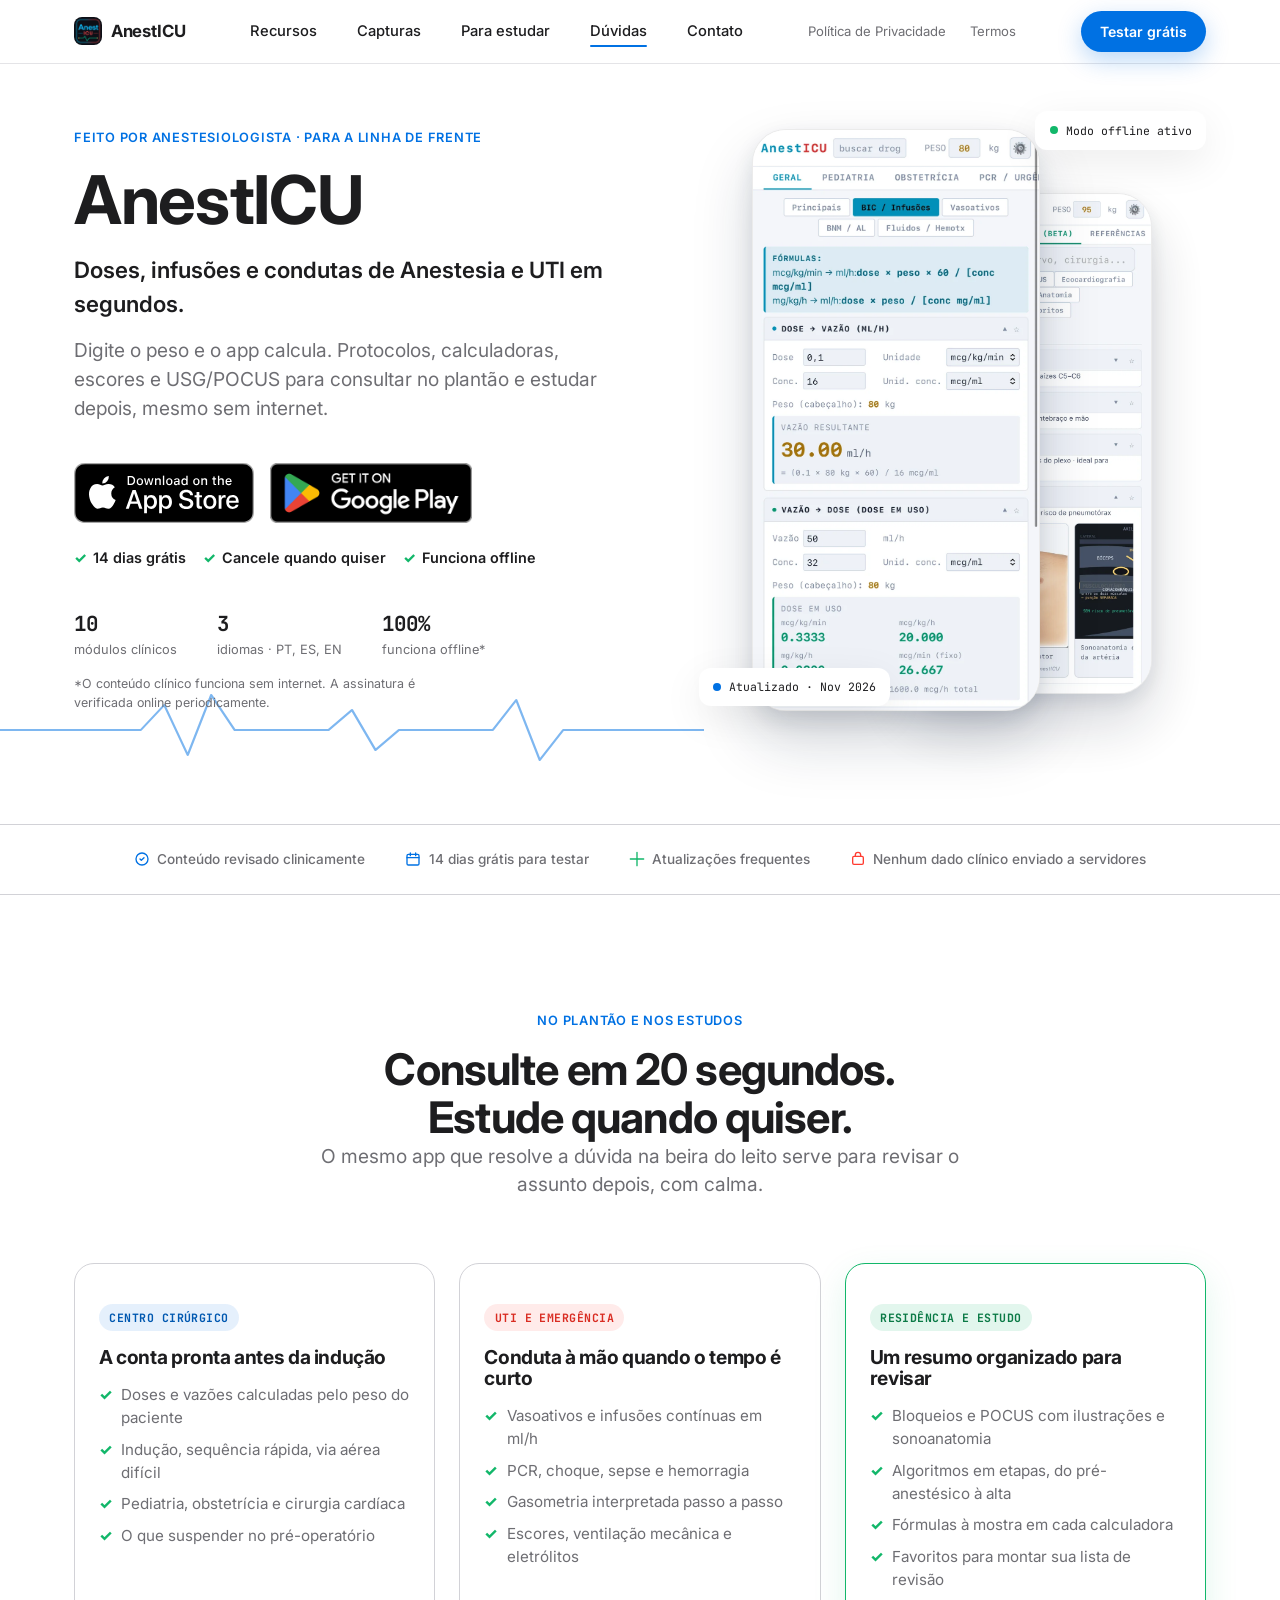
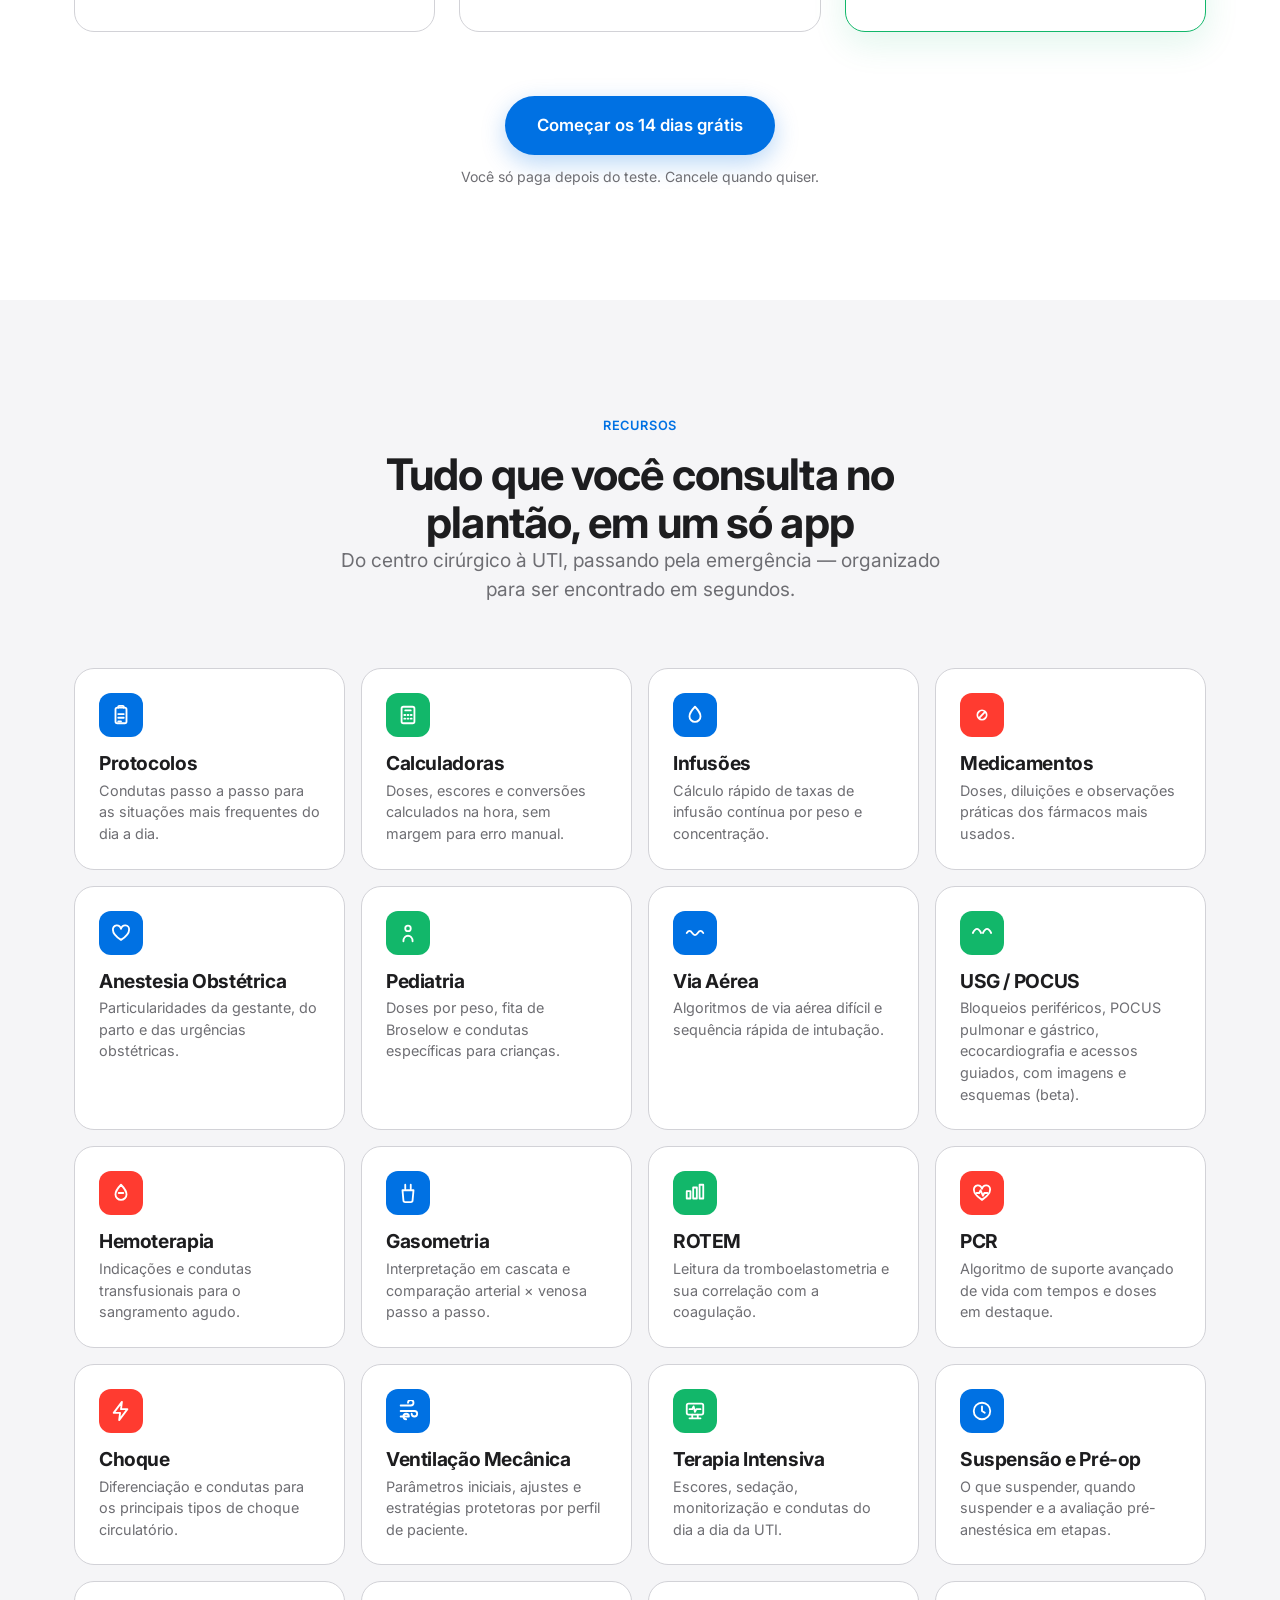
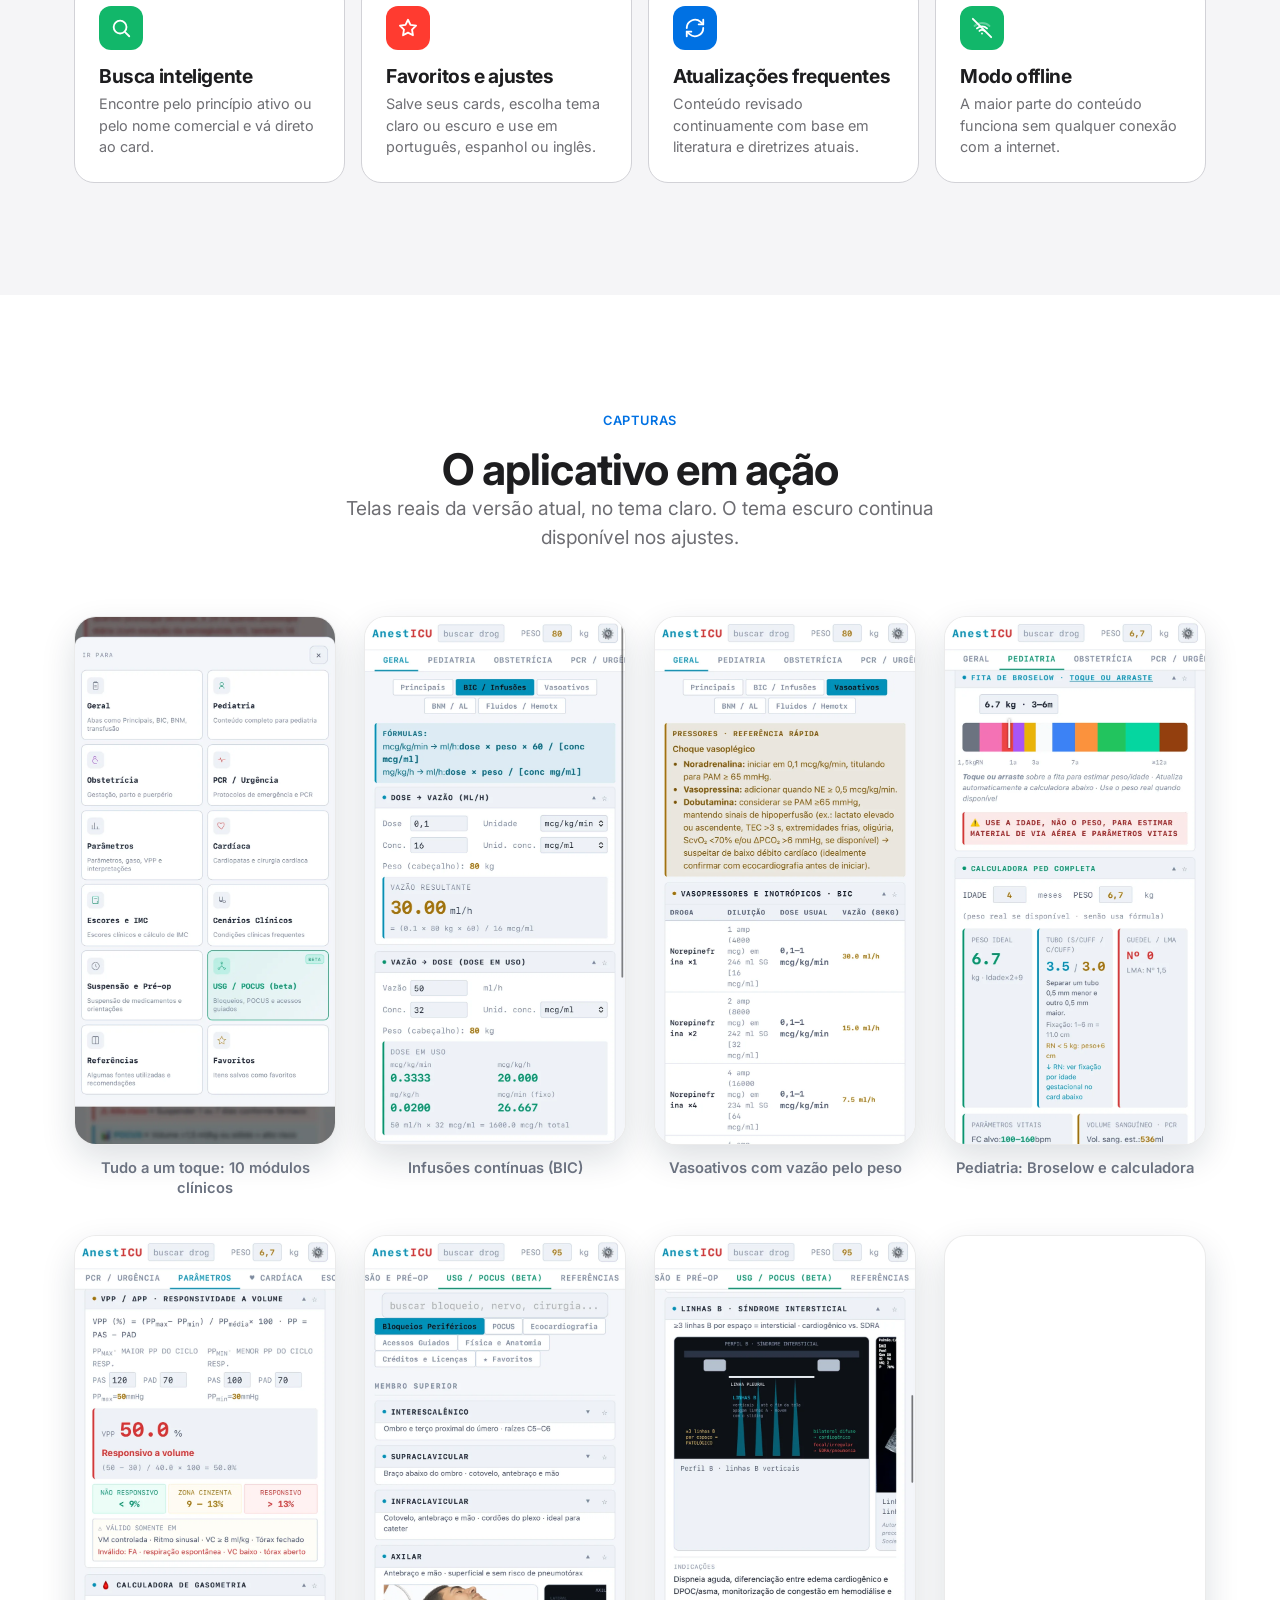
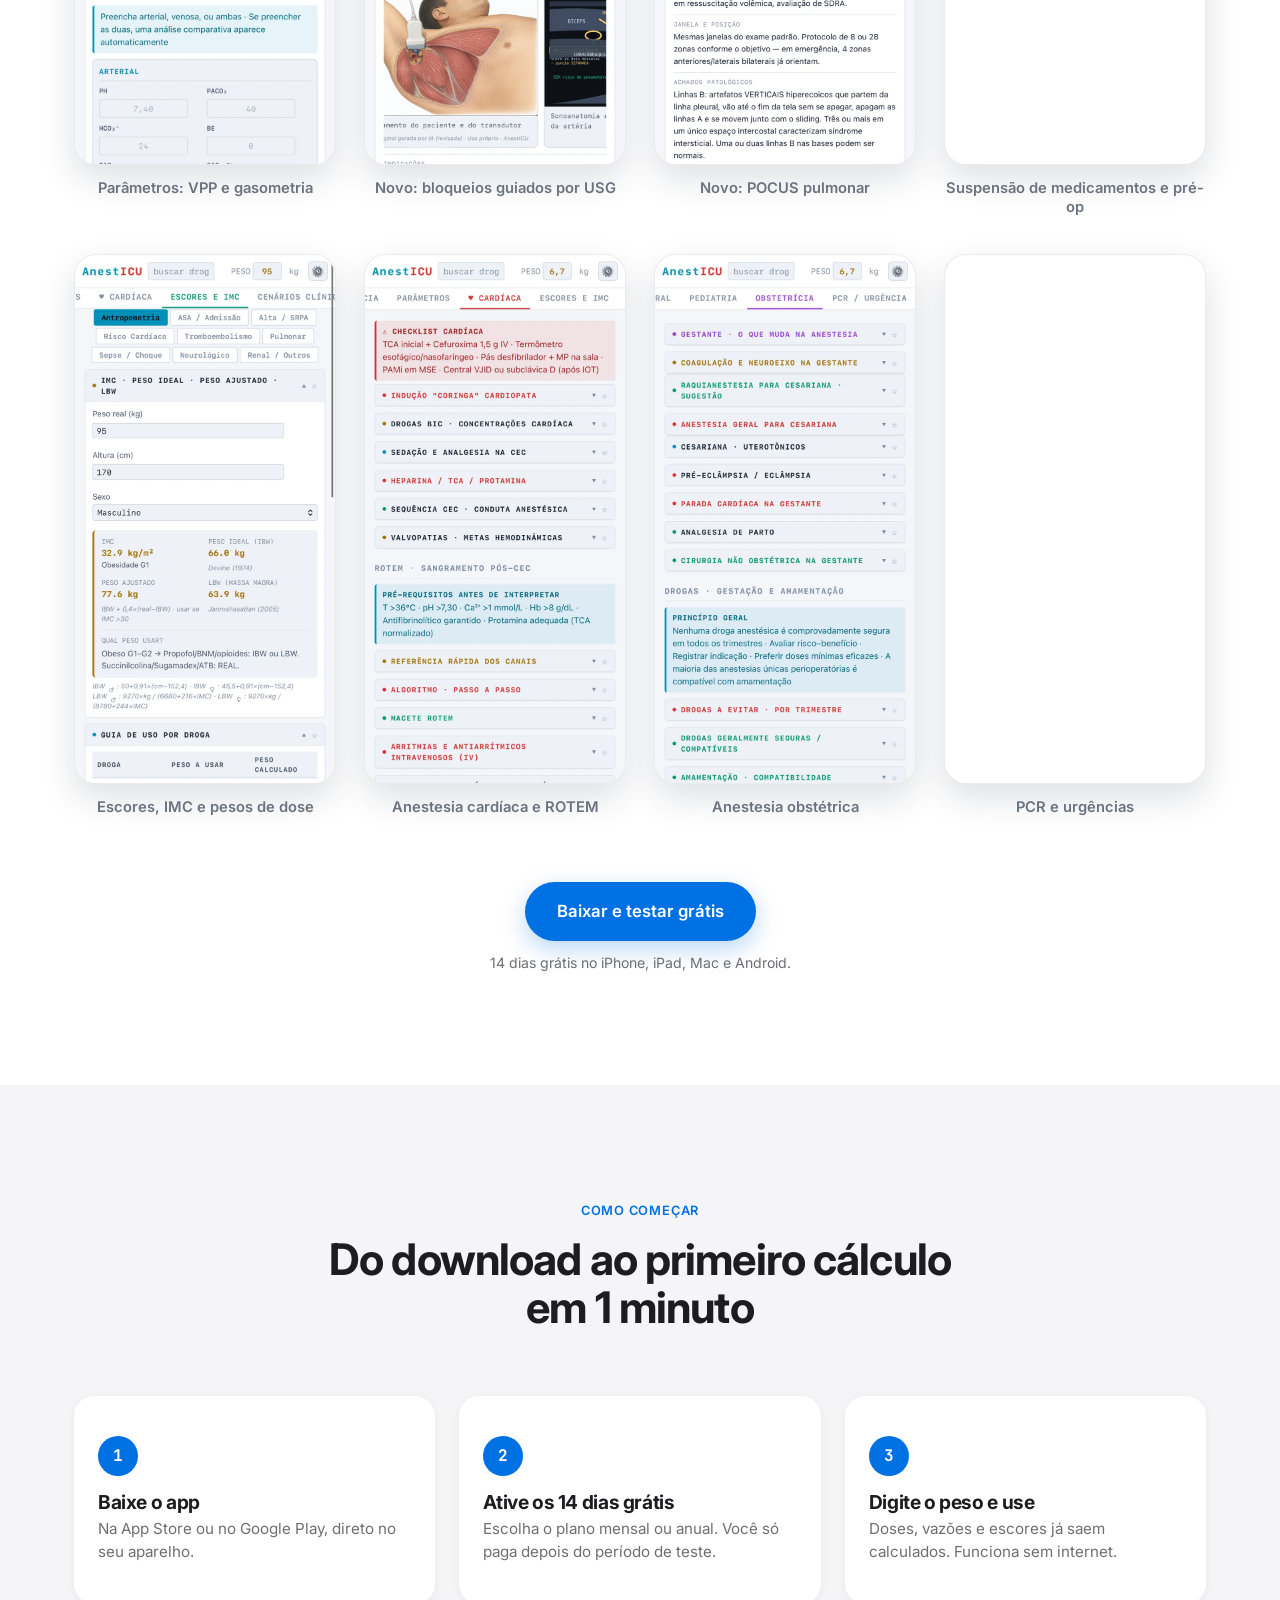
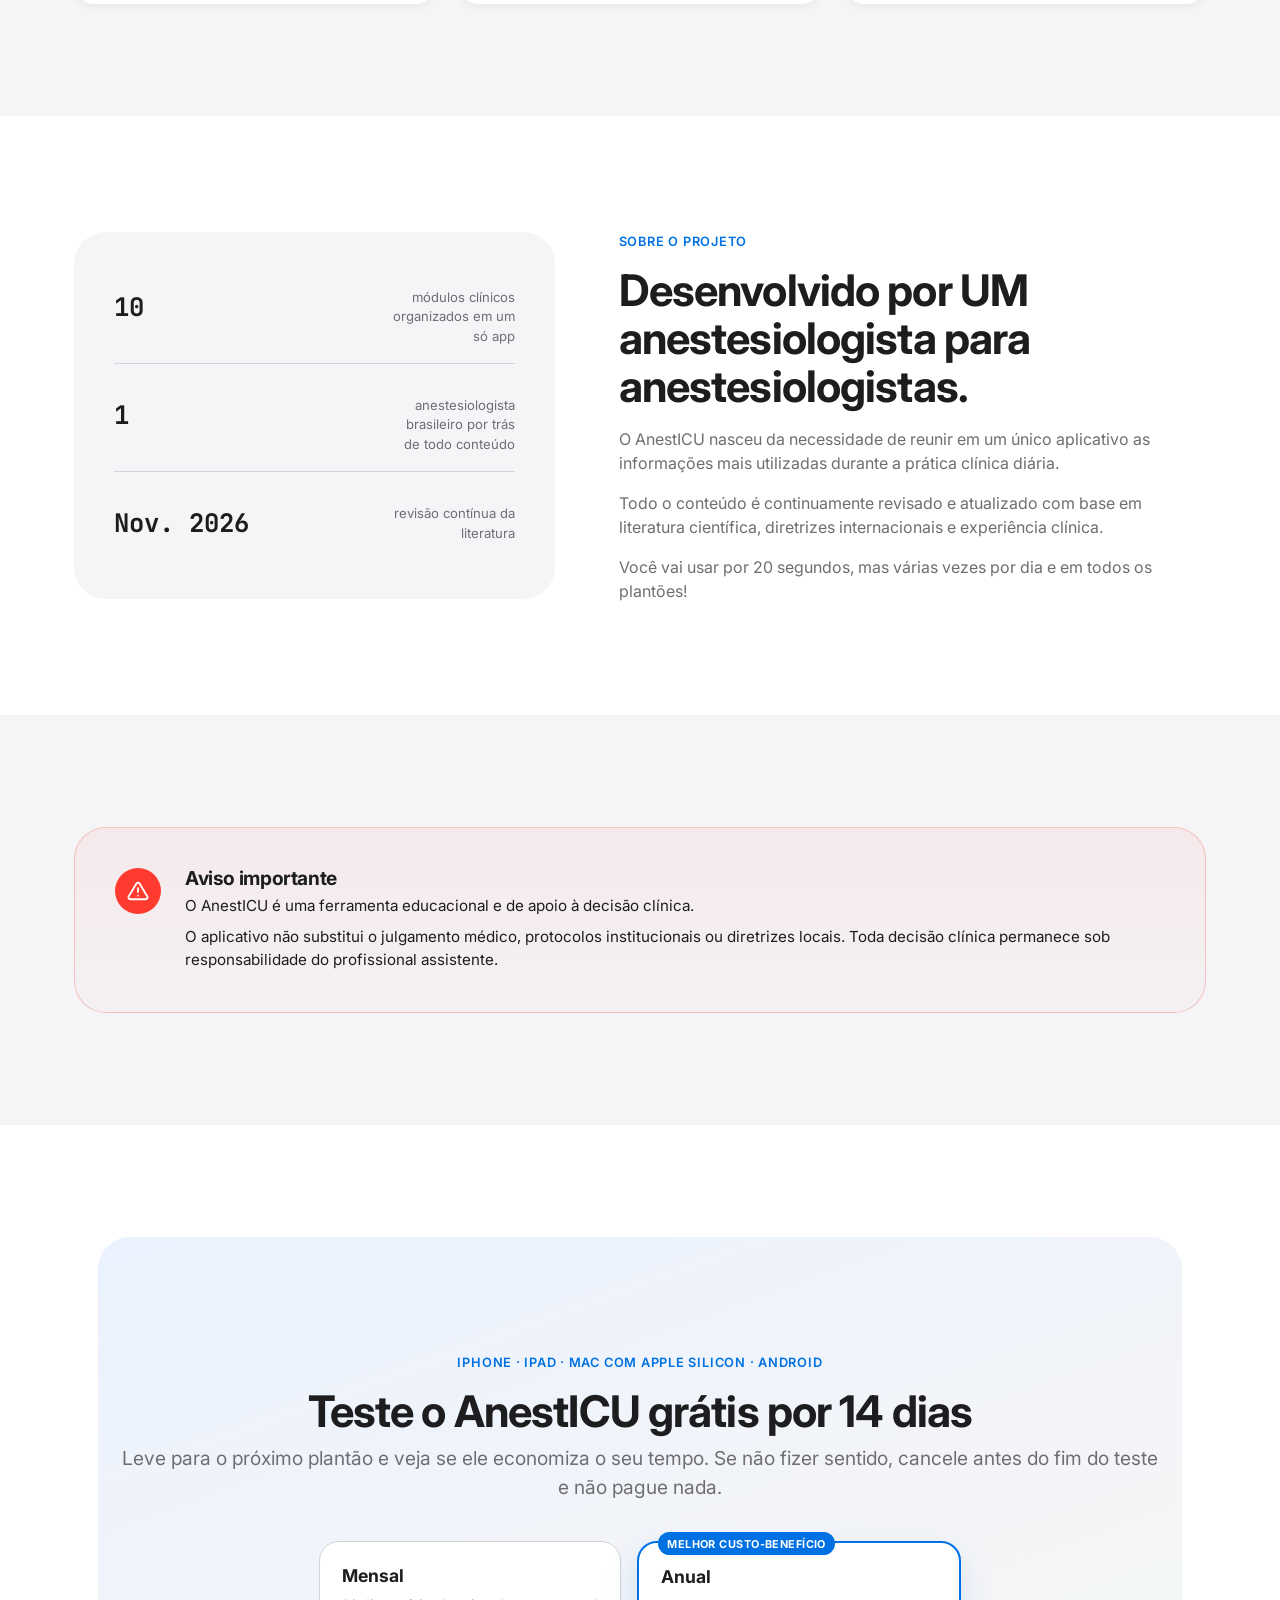
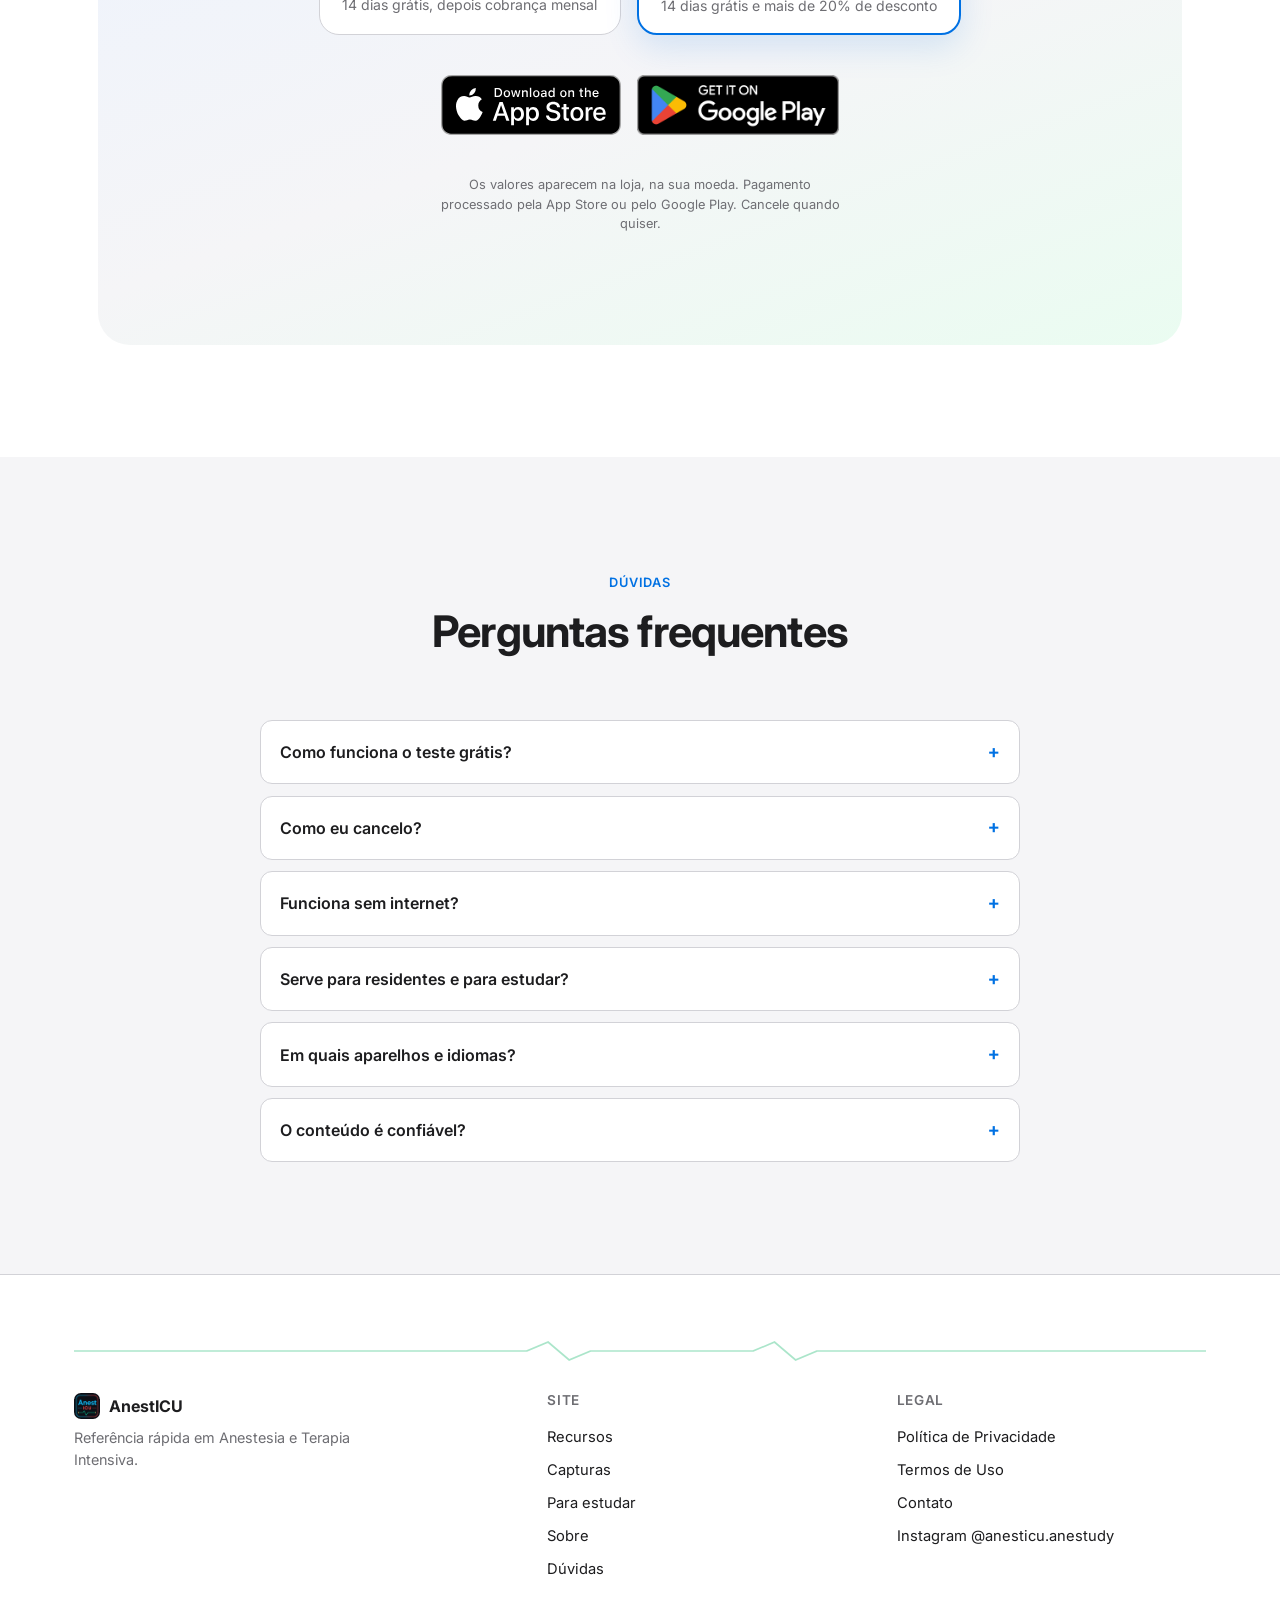
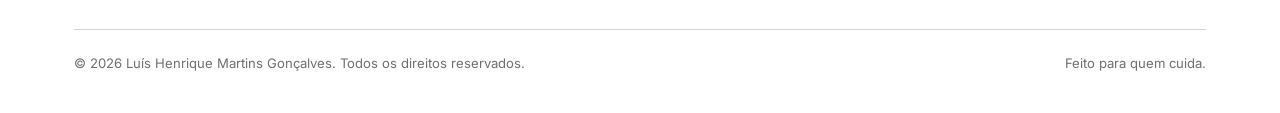
<file: index.html>
<!DOCTYPE html>
<html lang="pt-BR">
<head>
<meta charset="UTF-8" />
<meta name="viewport" content="width=device-width, initial-scale=1.0" />
<title>AnestICU — Doses, infusões e condutas de Anestesia e UTI | 14 dias grátis</title>
<meta name="description" content="Doses, infusões, calculadoras, protocolos e USG/POCUS para anestesiologistas, intensivistas e residentes. Funciona offline. Teste grátis por 14 dias no iPhone, iPad, Mac e Android." />
<meta name="keywords" content="anestesia, terapia intensiva, UTI, anestesiologia, aplicativo médico, calculadora médica, protocolos clínicos, gasometria, ROTEM, via aérea, emergência, POCUS, ultrassom, bloqueios periféricos" />
<meta name="author" content="Luís Henrique Martins Gonçalves" />
<link rel="canonical" href="https://drluishmg-code.github.io/anesticu/index.html" />

<!-- logo.png e PWA -->
<link rel="icon" type="image/x-icon" href="assets/favicon.ico" />
<link rel="apple-touch-icon" href="assets/logo.png" />
<link rel="manifest" href="manifest.json" />
<meta name="theme-color" content="#0071e3" />

<!-- Open Graph -->
<meta property="og:type" content="website" />
<meta property="og:title" content="AnestICU — Anestesia e UTI na palma da mão. 14 dias grátis." />
<meta property="og:description" content="Doses, infusões, calculadoras, protocolos e USG/POCUS para o plantão e para o estudo. Funciona offline." />
<meta property="og:image" content="https://drluishmg-code.github.io/anesticu/assets/social-preview.png" />
<meta property="og:url" content="https://drluishmg-code.github.io/anesticu/index.html" />
<meta property="og:locale" content="pt_BR" />
<meta property="og:site_name" content="AnestICU" />

<!-- Twitter Card -->
<meta name="twitter:card" content="summary_large_image" />
<meta name="twitter:title" content="AnestICU — Anestesia e UTI na palma da mão. 14 dias grátis." />
<meta name="twitter:description" content="Doses, infusões, calculadoras, protocolos e USG/POCUS para o plantão e para o estudo. Funciona offline." />
<meta name="twitter:image" content="https://drluishmg-code.github.io/anesticu/assets/social-preview.png" />

<!-- Fontes (Google Fonts) -->
<link rel="preconnect" href="https://fonts.googleapis.com" />
<link rel="preconnect" href="https://fonts.gstatic.com" crossorigin />
<link href="https://fonts.googleapis.com/css2?family=Inter:wght@400;500;600;700;800&family=JetBrains+Mono:wght@500;700&display=swap" rel="stylesheet" />

<link rel="stylesheet" href="style.css" />

<!-- Schema.org: MedicalWebPage / MobileApplication -->
<script type="application/ld+json">
{
  "@context": "https://schema.org",
  "@type": "MobileApplication",
  "name": "AnestICU",
  "applicationCategory": "MedicalApplication",
  "operatingSystem": "iOS, Android",
  "inLanguage": ["pt-BR", "es", "en"],
  "installUrl": [
    "https://apps.apple.com/br/app/id6787523253",
    "https://play.google.com/store/apps/details?id=br.com.anesticu.app"
  ],
  "description": "Aplicativo de referência rápida em anestesia e terapia intensiva com protocolos, calculadoras, doses e algoritmos clínicos.",
  "author": {
    "@type": "Person",
    "name": "Luís Henrique Martins Gonçalves"
  },
  "offers": {
    "@type": "Offer",
    "category": "subscription",
    "description": "Assinatura mensal ou anual com 14 dias grátis"
  }
}
</script>
<script type="application/ld+json">
{
  "@context": "https://schema.org",
  "@type": "FAQPage",
  "mainEntity": [
    {
      "@type": "Question",
      "name": "Como funciona o teste grátis?",
      "acceptedAnswer": {
        "@type": "Answer",
        "text": "Ao assinar o plano mensal ou anual pela loja, novos assinantes ganham 14 dias grátis. A cobrança só acontece no fim do período. Se cancelar antes, você não paga nada."
      }
    },
    {
      "@type": "Question",
      "name": "Funciona sem internet?",
      "acceptedAnswer": {
        "@type": "Answer",
        "text": "Sim. O conteúdo clínico fica no aparelho e funciona offline. A assinatura é verificada online periodicamente."
      }
    },
    {
      "@type": "Question",
      "name": "Em quais aparelhos e idiomas?",
      "acceptedAnswer": {
        "@type": "Answer",
        "text": "iPhone, iPad, Mac com Apple Silicon e Android. O conteúdo está em português, espanhol e inglês, com tema claro ou escuro."
      }
    }
  ]
}
</script>
</head>
<body>

<a class="visually-hidden" href="#main">Pular para o conteúdo</a>

<!-- ===================== HEADER ===================== -->
<header class="site-header">
  <div class="container nav">
    <a href="index.html" class="nav-brand">
      <img src="assets/logo.png" alt="" width="28" height="28" />
      <span>AnestICU</span>
    </a>

    <nav class="nav-links" aria-label="Navegação principal">
      <a href="#recursos">Recursos</a>
      <a href="#capturas">Capturas</a>
      <a href="#estudo">Para estudar</a>
      <a href="#faq">Dúvidas</a>
      <a href="contact.html">Contato</a>
    </nav>

    <div class="nav-secondary-links" aria-label="Navegação legal">
      <a href="privacy.html">Política de Privacidade</a>
      <a href="terms.html">Termos</a>
    </div>

    <div class="nav-cta">
      <a href="#download" class="btn btn-primary" data-store-link style="padding:0.6rem 1.2rem; font-size:0.88rem;">Testar grátis</a>
      <button class="nav-toggle" aria-label="Abrir menu" aria-expanded="false" aria-controls="navDrawer">
        <span></span><span></span><span></span>
      </button>
    </div>
  </div>

  <div class="nav-drawer" id="navDrawer">
    <a href="#recursos">Recursos</a>
    <a href="#capturas">Capturas</a>
    <a href="#estudo">Para estudar</a>
    <a href="#sobre">Sobre</a>
    <a href="#faq">Dúvidas</a>
    <a href="contact.html">Contato</a>
    <a href="privacy.html">Política de Privacidade</a>
    <a href="terms.html">Termos</a>
  </div>
</header>

<main id="main">

  <!-- ===================== HERO ===================== -->
  <section class="hero">
    <svg class="hero-ecg" viewBox="0 0 600 90" preserveAspectRatio="none" aria-hidden="true">
      <path d="M0 45 H120 L140 20 L160 70 L180 10 L200 45 H260 L280 45 L300 25 L320 65 L340 45 H420 L440 15 L460 75 L480 45 H600" />
    </svg>

    <div class="container">
      <div class="hero-copy reveal">
        <span class="eyebrow">Feito por anestesiologista · para a linha de frente</span>
        <h1>AnestICU</h1>
        <p class="lede-title">Doses, infusões e condutas de Anestesia e UTI em segundos.</p>
        <p class="lede">Digite o peso e o app calcula. Protocolos, calculadoras, escores e USG/POCUS para consultar no plantão e estudar depois, mesmo sem internet.</p>

        <div class="hero-actions">
         
         
<a href="https://apps.apple.com/br/app/id6787523253"
   target="_blank"
   rel="noopener"
   aria-label="Baixar na App Store"
   class="appstore-link">

    <img
        src="assets/screenshots/appstore.svg"
        alt="Baixar na App Store"
        class="appstore-badge">

</a>


<a href="https://play.google.com/store/apps/details?id=br.com.anesticu.app"
   target="_blank"
   rel="noopener noreferrer"
   aria-label="Baixar na Google Play">
    <img src="assets/google-play-badge.png"
         alt="Disponível no Google Play"
         class="store-badge">
</a>
        </div>

        <ul class="hero-perks">
          <li>14 dias grátis</li>
          <li>Cancele quando quiser</li>
          <li>Funciona offline</li>
        </ul>

        <div class="hero-meta">
          <div>
            <strong>10</strong>
            <span>módulos clínicos</span>
          </div>
          <div>
            <strong>3</strong>
            <span>idiomas · PT, ES, EN</span>
          </div>
          <div>
            <strong>100%</strong>
            <span>funciona offline*</span>
          </div>
        </div>
        <p class="hero-footnote">*O conteúdo clínico funciona sem internet. A assinatura é verificada online periodicamente.</p>
      </div>

      <div class="hero-figure reveal">
        <div class="hero-phones">
          <img
            src="assets/screenshots/2026-11/usg-bloqueios.webp"
            alt="Módulo USG / POCUS do AnestICU com bloqueios periféricos ilustrados"
            width="780" height="1583"
            class="hero-app-image hero-app-back">
          <img
            src="assets/screenshots/2026-11/bic.webp"
            alt="Calculadora de infusões contínuas do AnestICU: dose para vazão em ml/h"
            width="780" height="1583"
            class="hero-app-image hero-app-front">
        </div>

        <div class="floating-chip chip-1"><span class="dot green"></span> Modo offline ativo</div>
        <div class="floating-chip chip-2"><span class="dot blue"></span> Atualizado · Nov 2026</div>
      </div>
    </div>
  </section>

  <!-- ===================== TRUST BAR ===================== -->
  <div class="trust-bar">
    <div class="container">
      <ul>
        <li>
          <svg viewBox="0 0 24 24" fill="none" stroke="var(--color-blue)" stroke-width="2" stroke-linecap="round" stroke-linejoin="round" aria-hidden="true"><path d="M9 12l2 2 4-4"/><circle cx="12" cy="12" r="9"/></svg>
          Conteúdo revisado clinicamente
        </li>
        <li>
          <svg viewBox="0 0 24 24" fill="none" stroke="var(--color-blue)" stroke-width="2" stroke-linecap="round" stroke-linejoin="round" aria-hidden="true"><rect x="3" y="5" width="18" height="16" rx="2"/><path d="M3 10h18M8 3v4M16 3v4"/></svg>
          14 dias grátis para testar
        </li>
        <li>
          <svg viewBox="0 0 24 24" fill="none" stroke="var(--color-green)" stroke-width="2" stroke-linecap="round" stroke-linejoin="round" aria-hidden="true"><path d="M12 2v20M2 12h20"/></svg>
          Atualizações frequentes
        </li>
        <li>
          <svg viewBox="0 0 24 24" fill="none" stroke="var(--color-red)" stroke-width="2" stroke-linecap="round" stroke-linejoin="round" aria-hidden="true"><rect x="4" y="8" width="16" height="12" rx="2"/><path d="M8 8V6a4 4 0 0 1 8 0v2"/></svg>
          Nenhum dado clínico enviado a servidores
        </li>
      </ul>
    </div>
  </div>

  <!-- ===================== PARA QUEM É ===================== -->
  <section class="section" id="estudo">
    <div class="container">
      <div class="section-head center reveal">
        <span class="eyebrow">No plantão e nos estudos</span>
        <h2>Consulte em 20 segundos. Estude quando quiser.</h2>
        <p class="lede">O mesmo app que resolve a dúvida na beira do leito serve para revisar o assunto depois, com calma.</p>
      </div>

      <div class="use-grid">
        <div class="use-card reveal">
          <span class="use-tag blue">Centro cirúrgico</span>
          <h3>A conta pronta antes da indução</h3>
          <ul>
            <li>Doses e vazões calculadas pelo peso do paciente</li>
            <li>Indução, sequência rápida, via aérea difícil</li>
            <li>Pediatria, obstetrícia e cirurgia cardíaca</li>
            <li>O que suspender no pré-operatório</li>
          </ul>
        </div>

        <div class="use-card reveal">
          <span class="use-tag red">UTI e emergência</span>
          <h3>Conduta à mão quando o tempo é curto</h3>
          <ul>
            <li>Vasoativos e infusões contínuas em ml/h</li>
            <li>PCR, choque, sepse e hemorragia</li>
            <li>Gasometria interpretada passo a passo</li>
            <li>Escores, ventilação mecânica e eletrólitos</li>
          </ul>
        </div>

        <div class="use-card use-card-accent reveal">
          <span class="use-tag green">Residência e estudo</span>
          <h3>Um resumo organizado para revisar</h3>
          <ul>
            <li>Bloqueios e POCUS com ilustrações e sonoanatomia</li>
            <li>Algoritmos em etapas, do pré-anestésico à alta</li>
            <li>Fórmulas à mostra em cada calculadora</li>
            <li>Favoritos para montar sua lista de revisão</li>
          </ul>
        </div>
      </div>

      <div class="cta-inline reveal">
        <a href="#download" class="btn btn-primary btn-lg" data-store-link>Começar os 14 dias grátis</a>
        <span>Você só paga depois do teste. Cancele quando quiser.</span>
      </div>
    </div>
  </section>

  <!-- ===================== RECURSOS ===================== -->
  <section class="section section-alt" id="recursos">
    <div class="container">
      <div class="section-head center reveal">
        <span class="eyebrow">Recursos</span>
        <h2>Tudo que você consulta no plantão, em um só app</h2>
        <p class="lede">Do centro cirúrgico à UTI, passando pela emergência — organizado para ser encontrado em segundos.</p>
      </div>

      <div class="features-grid">

        <div class="feature-card reveal">
          <div class="feature-icon blue"><svg viewBox="0 0 24 24" fill="none" stroke="currentColor" stroke-width="2" stroke-linecap="round" stroke-linejoin="round"><rect x="6" y="4" width="12" height="17" rx="2"/><path d="M9 4V3a1 1 0 0 1 1-1h4a1 1 0 0 1 1 1v1"/><path d="M9 11h6M9 15h6M9 19h3"/></svg></div>
          <h3>Protocolos</h3>
          <p>Condutas passo a passo para as situações mais frequentes do dia a dia.</p>
        </div>

        <div class="feature-card reveal">
          <div class="feature-icon green"><svg viewBox="0 0 24 24" fill="none" stroke="currentColor" stroke-width="2" stroke-linecap="round" stroke-linejoin="round"><rect x="5" y="3" width="14" height="18" rx="2"/><path d="M9 7h6M8 12h1M11.5 12h1M15 12h1M8 16h1M11.5 16h1M15 16h1"/></svg></div>
          <h3>Calculadoras</h3>
          <p>Doses, escores e conversões calculados na hora, sem margem para erro manual.</p>
        </div>

        <div class="feature-card reveal">
          <div class="feature-icon blue"><svg viewBox="0 0 24 24" fill="none" stroke="currentColor" stroke-width="2" stroke-linecap="round" stroke-linejoin="round"><path d="M12 3s6 6.2 6 10.5A6 6 0 0 1 6 13.5C6 9.2 12 3 12 3z"/></svg></div>
          <h3>Infusões</h3>
          <p>Cálculo rápido de taxas de infusão contínua por peso e concentração.</p>
        </div>

        <div class="feature-card reveal">
          <div class="feature-icon red"><svg viewBox="0 0 24 24" fill="none" stroke="currentColor" stroke-width="2" stroke-linecap="round" stroke-linejoin="round"><rect x="7" y="7" width="10" height="10" rx="5" transform="rotate(45 12 12)"/><path d="M9.5 14.5l5-5"/></svg></div>
          <h3>Medicamentos</h3>
          <p>Doses, diluições e observações práticas dos fármacos mais usados.</p>
        </div>

        <div class="feature-card reveal">
          <div class="feature-icon blue"><svg viewBox="0 0 24 24" fill="none" stroke="currentColor" stroke-width="2" stroke-linecap="round" stroke-linejoin="round"><path d="M20.8 8.6a4.4 4.4 0 0 0-8.8-1.1 4.4 4.4 0 0 0-8.8 1.1c0 5 8.8 10.9 8.8 10.9s8.8-5.9 8.8-10.9z"/></svg></div>
          <h3>Anestesia Obstétrica</h3>
          <p>Particularidades da gestante, do parto e das urgências obstétricas.</p>
        </div>

        <div class="feature-card reveal">
          <div class="feature-icon green"><svg viewBox="0 0 24 24" fill="none" stroke="currentColor" stroke-width="2" stroke-linecap="round" stroke-linejoin="round"><circle cx="12" cy="7" r="3"/><path d="M7 21c0-4 2.5-6 5-6s5 2 5 6"/></svg></div>
          <h3>Pediatria</h3>
          <p>Doses por peso, fita de Broselow e condutas específicas para crianças.</p>
        </div>

        <div class="feature-card reveal">
          <div class="feature-icon blue"><svg viewBox="0 0 24 24" fill="none" stroke="currentColor" stroke-width="2" stroke-linecap="round" stroke-linejoin="round"><path d="M3 12c2-3 4-3 6 0s4 3 6 0 4-3 6 0"/></svg></div>
          <h3>Via Aérea</h3>
          <p>Algoritmos de via aérea difícil e sequência rápida de intubação.</p>
        </div>

        <div class="feature-card reveal">
          <div class="feature-icon green"><svg viewBox="0 0 24 24" fill="none" stroke="currentColor" stroke-width="2" stroke-linecap="round" stroke-linejoin="round"><path d="M2 12c3-6 6-6 9 0"/><path d="M13 12c3-6 6-6 9 0"/></svg></div>
          <h3>USG / POCUS</h3>
          <p>Bloqueios periféricos, POCUS pulmonar e gástrico, ecocardiografia e acessos guiados, com imagens e esquemas (beta).</p>
        </div>

        <div class="feature-card reveal">
          <div class="feature-icon red"><svg viewBox="0 0 24 24" fill="none" stroke="currentColor" stroke-width="2" stroke-linecap="round" stroke-linejoin="round"><path d="M12 3s6 6.2 6 10.5A6 6 0 0 1 6 13.5C6 9.2 12 3 12 3z"/><path d="M9.5 12h5"/></svg></div>
          <h3>Hemoterapia</h3>
          <p>Indicações e condutas transfusionais para o sangramento agudo.</p>
        </div>

        <div class="feature-card reveal">
          <div class="feature-icon blue"><svg viewBox="0 0 24 24" fill="none" stroke="currentColor" stroke-width="2" stroke-linecap="round" stroke-linejoin="round"><path d="M9 3v4M15 3v4M6 9h12l-1 11a2 2 0 0 1-2 2H9a2 2 0 0 1-2-2z"/></svg></div>
          <h3>Gasometria</h3>
          <p>Interpretação em cascata e comparação arterial × venosa passo a passo.</p>
        </div>

        <div class="feature-card reveal">
          <div class="feature-icon green"><svg viewBox="0 0 24 24" fill="none" stroke="currentColor" stroke-width="2" stroke-linecap="round" stroke-linejoin="round"><rect x="3" y="10" width="4" height="8"/><rect x="10" y="6" width="4" height="12"/><rect x="17" y="3" width="4" height="15"/></svg></div>
          <h3>ROTEM</h3>
          <p>Leitura da tromboelastometria e sua correlação com a coagulação.</p>
        </div>

        <div class="feature-card reveal">
          <div class="feature-icon red"><svg viewBox="0 0 24 24" fill="none" stroke="currentColor" stroke-width="2" stroke-linecap="round" stroke-linejoin="round"><path d="M20.8 8.6a4.4 4.4 0 0 0-8.8-1.1 4.4 4.4 0 0 0-8.8 1.1c0 5 8.8 10.9 8.8 10.9s8.8-5.9 8.8-10.9z"/><path d="M6 12h3l1.5-3L13 15l1.5-3H18"/></svg></div>
          <h3>PCR</h3>
          <p>Algoritmo de suporte avançado de vida com tempos e doses em destaque.</p>
        </div>

        <div class="feature-card reveal">
          <div class="feature-icon red"><svg viewBox="0 0 24 24" fill="none" stroke="currentColor" stroke-width="2" stroke-linecap="round" stroke-linejoin="round"><path d="M13 2 4 14h7l-1 8 9-12h-7z"/></svg></div>
          <h3>Choque</h3>
          <p>Diferenciação e condutas para os principais tipos de choque circulatório.</p>
        </div>

        <div class="feature-card reveal">
          <div class="feature-icon blue"><svg viewBox="0 0 24 24" fill="none" stroke="currentColor" stroke-width="2" stroke-linecap="round" stroke-linejoin="round"><path d="M4 6h11a3 3 0 1 0-3-3M4 12h15a3 3 0 1 1-3 3M4 18h9a3 3 0 1 0-3 3"/></svg></div>
          <h3>Ventilação Mecânica</h3>
          <p>Parâmetros iniciais, ajustes e estratégias protetoras por perfil de paciente.</p>
        </div>

        <div class="feature-card reveal">
          <div class="feature-icon green"><svg viewBox="0 0 24 24" fill="none" stroke="currentColor" stroke-width="2" stroke-linecap="round" stroke-linejoin="round"><rect x="3" y="4" width="18" height="12" rx="2"/><path d="M6 20h12M9 16v4M15 16v4"/><path d="M6 10h3l1.5-3L12 13l1.5-3H18"/></svg></div>
          <h3>Terapia Intensiva</h3>
          <p>Escores, sedação, monitorização e condutas do dia a dia da UTI.</p>
        </div>

        <div class="feature-card reveal">
          <div class="feature-icon blue"><svg viewBox="0 0 24 24" fill="none" stroke="currentColor" stroke-width="2" stroke-linecap="round" stroke-linejoin="round"><circle cx="12" cy="12" r="9"/><path d="M12 7v5l3 2"/></svg></div>
          <h3>Suspensão e Pré-op</h3>
          <p>O que suspender, quando suspender e a avaliação pré-anestésica em etapas.</p>
        </div>

        <div class="feature-card reveal">
          <div class="feature-icon green"><svg viewBox="0 0 24 24" fill="none" stroke="currentColor" stroke-width="2" stroke-linecap="round" stroke-linejoin="round"><circle cx="11" cy="11" r="7"/><path d="M21 21l-4.3-4.3"/></svg></div>
          <h3>Busca inteligente</h3>
          <p>Encontre pelo princípio ativo ou pelo nome comercial e vá direto ao card.</p>
        </div>

        <div class="feature-card reveal">
          <div class="feature-icon red"><svg viewBox="0 0 24 24" fill="none" stroke="currentColor" stroke-width="2" stroke-linecap="round" stroke-linejoin="round"><path d="M12 3l2.7 5.6 6.1.9-4.4 4.3 1 6.1L12 17l-5.4 2.9 1-6.1L3.2 9.5l6.1-.9z"/></svg></div>
          <h3>Favoritos e ajustes</h3>
          <p>Salve seus cards, escolha tema claro ou escuro e use em português, espanhol ou inglês.</p>
        </div>

        <div class="feature-card reveal">
          <div class="feature-icon blue"><svg viewBox="0 0 24 24" fill="none" stroke="currentColor" stroke-width="2" stroke-linecap="round" stroke-linejoin="round"><path d="M3 12a9 9 0 0 1 15-6.7L21 8"/><path d="M21 3v5h-5"/><path d="M21 12a9 9 0 0 1-15 6.7L3 16"/><path d="M3 21v-5h5"/></svg></div>
          <h3>Atualizações frequentes</h3>
          <p>Conteúdo revisado continuamente com base em literatura e diretrizes atuais.</p>
        </div>

        <div class="feature-card reveal">
          <div class="feature-icon green"><svg viewBox="0 0 24 24" fill="none" stroke="currentColor" stroke-width="2" stroke-linecap="round" stroke-linejoin="round"><path d="M12 18h.01"/><path d="M9.2 15.2a4 4 0 0 1 5.6 0"/><path d="M6.5 12.5a8 8 0 0 1 11 0"/><path d="M3.8 9.8a12 12 0 0 1 16.4 0" opacity=".35"/><path d="M2 2l20 20"/></svg></div>
          <h3>Modo offline</h3>
          <p>A maior parte do conteúdo funciona sem qualquer conexão com a internet.</p>
        </div>

      </div>
    </div>
  </section>

  <!-- ===================== CAPTURAS DE TELA ===================== -->
  <section class="section" id="capturas">
    <div class="container">
      <div class="section-head center reveal">
        <span class="eyebrow">Capturas</span>
        <h2>O aplicativo em ação</h2>
        <p class="lede">Telas reais da versão atual, no tema claro. O tema escuro continua disponível nos ajustes.</p>
      </div>
    </div>

    <div class="screens-gallery" tabindex="0" role="region" aria-label="Capturas de tela do aplicativo">

      <figure class="screen-card">
        <img src="assets/screenshots/2026-11/menu.webp" alt="Menu de navegação do AnestICU com os módulos clínicos" width="780" height="1583" loading="lazy" decoding="async">
        <figcaption>Tudo a um toque: 10 módulos clínicos</figcaption>
      </figure>

      <figure class="screen-card">
        <img src="assets/screenshots/2026-11/bic.webp" alt="Calculadora de infusões contínuas" width="780" height="1583" loading="lazy" decoding="async">
        <figcaption>Infusões contínuas (BIC)</figcaption>
      </figure>

      <figure class="screen-card">
        <img src="assets/screenshots/2026-11/vasoativos.webp" alt="Tabela de vasopressores e inotrópicos com vazão calculada pelo peso" width="780" height="1583" loading="lazy" decoding="async">
        <figcaption>Vasoativos com vazão pelo peso</figcaption>
      </figure>

      <figure class="screen-card">
        <img src="assets/screenshots/2026-11/pediatria.webp" alt="Fita de Broselow e calculadora pediátrica" width="780" height="1583" loading="lazy" decoding="async">
        <figcaption>Pediatria: Broselow e calculadora</figcaption>
      </figure>

      <figure class="screen-card">
        <img src="assets/screenshots/2026-11/vpp.webp" alt="Calculadora de VPP e de gasometria" width="780" height="1583" loading="lazy" decoding="async">
        <figcaption>Parâmetros: VPP e gasometria</figcaption>
      </figure>

      <figure class="screen-card">
        <img src="assets/screenshots/2026-11/usg-bloqueios.webp" alt="Bloqueios periféricos guiados por ultrassom com ilustração" width="780" height="1583" loading="lazy" decoding="async">
        <figcaption>Novo: bloqueios guiados por USG</figcaption>
      </figure>

      <figure class="screen-card">
        <img src="assets/screenshots/2026-11/pocus-pulmonar.webp" alt="POCUS pulmonar: linhas B e síndrome intersticial" width="780" height="1583" loading="lazy" decoding="async">
        <figcaption>Novo: POCUS pulmonar</figcaption>
      </figure>

      <figure class="screen-card">
        <img src="assets/screenshots/2026-11/pre-op.webp" alt="Resumo de suspensão de medicamentos no pré-operatório" width="780" height="1583" loading="lazy" decoding="async">
        <figcaption>Suspensão de medicamentos e pré-op</figcaption>
      </figure>

      <figure class="screen-card">
        <img src="assets/screenshots/2026-11/escores.webp" alt="Calculadora de IMC, peso ideal, peso ajustado e massa magra" width="780" height="1583" loading="lazy" decoding="async">
        <figcaption>Escores, IMC e pesos de dose</figcaption>
      </figure>

      <figure class="screen-card">
        <img src="assets/screenshots/2026-11/cardiaca.webp" alt="Módulo de anestesia cardíaca: CEC, heparina, ROTEM" width="780" height="1583" loading="lazy" decoding="async">
        <figcaption>Anestesia cardíaca e ROTEM</figcaption>
      </figure>

      <figure class="screen-card">
        <img src="assets/screenshots/2026-11/obstetricia.webp" alt="Módulo de anestesia obstétrica" width="780" height="1583" loading="lazy" decoding="async">
        <figcaption>Anestesia obstétrica</figcaption>
      </figure>

      <figure class="screen-card">
        <img src="assets/screenshots/2026-11/pcr.webp" alt="Módulo de PCR e urgências" width="780" height="1583" loading="lazy" decoding="async">
        <figcaption>PCR e urgências</figcaption>
      </figure>

    </div>
    <p class="gallery-hint" aria-hidden="true">Deslize para ver mais →</p>

    <div class="container">
      <div class="cta-inline reveal">
        <a href="#download" class="btn btn-primary btn-lg" data-store-link>Baixar e testar grátis</a>
        <span>14 dias grátis no iPhone, iPad, Mac e Android.</span>
      </div>
    </div>
  </section>

  <!-- ===================== COMO COMEÇAR ===================== -->
  <section class="section section-alt" id="comecar">
    <div class="container">
      <div class="section-head center reveal">
        <span class="eyebrow">Como começar</span>
        <h2>Do download ao primeiro cálculo em 1 minuto</h2>
      </div>

      <ol class="steps">
        <li class="reveal">
          <span class="step-n">1</span>
          <h3>Baixe o app</h3>
          <p>Na App Store ou no Google Play, direto no seu aparelho.</p>
        </li>
        <li class="reveal">
          <span class="step-n">2</span>
          <h3>Ative os 14 dias grátis</h3>
          <p>Escolha o plano mensal ou anual. Você só paga depois do período de teste.</p>
        </li>
        <li class="reveal">
          <span class="step-n">3</span>
          <h3>Digite o peso e use</h3>
          <p>Doses, vazões e escores já saem calculados. Funciona sem internet.</p>
        </li>
      </ol>
    </div>
  </section>

  <!-- ===================== SOBRE ===================== -->
  <section class="section" id="sobre">
    <div class="container about-grid">
      <div class="about-visual reveal">
        <div class="stat-row"><strong>10</strong><span>módulos clínicos organizados em um só app</span></div>
        <div class="stat-row"><strong>1</strong><span>anestesiologista brasileiro por trás de todo conteúdo</span></div>
        <div class="stat-row"><strong>Nov. 2026</strong><span>revisão contínua da literatura</span></div>
      </div>

      <div class="about-copy reveal">
        <span class="eyebrow">Sobre o projeto</span>
        <h2>Desenvolvido por UM anestesiologista para anestesiologistas.</h2>
        <p>O AnestICU nasceu da necessidade de reunir em um único aplicativo as informações mais utilizadas durante a prática clínica diária.</p>
        <p>Todo o conteúdo é continuamente revisado e atualizado com base em literatura científica, diretrizes internacionais e experiência clínica.</p>
      <p>Você vai usar por 20 segundos, mas várias vezes por dia e em todos os plantões!</p>
      </div>
    </div>
  </section>

  <!-- ===================== AVISO IMPORTANTE ===================== -->
  <section class="section section-alt">
    <div class="container">
      <div class="notice reveal">
        <div class="notice-icon">
          <svg viewBox="0 0 24 24" fill="none" stroke="currentColor" stroke-width="2" stroke-linecap="round" stroke-linejoin="round"><path d="M12 9v4"/><path d="M12 17h.01"/><path d="M10.3 3.9 1.8 18a2 2 0 0 0 1.7 3h17a2 2 0 0 0 1.7-3L13.7 3.9a2 2 0 0 0-3.4 0z"/></svg>
        </div>
        <div>
          <h3>Aviso importante</h3>
          <p>O AnestICU é uma ferramenta educacional e de apoio à decisão clínica.</p>
          <p>O aplicativo não substitui o julgamento médico, protocolos institucionais ou diretrizes locais. Toda decisão clínica permanece sob responsabilidade do profissional assistente.</p>
        </div>
      </div>
    </div>
  </section>

  <!-- ===================== CTA FINAL / DOWNLOAD ===================== -->
  <section class="section" id="download">
    <div class="container">
      <div class="final-cta reveal">
        <span class="eyebrow">iPhone · iPad · Mac com Apple Silicon · Android</span>
        <h2>Teste o AnestICU grátis por 14 dias</h2>
        <p class="lede">Leve para o próximo plantão e veja se ele economiza o seu tempo. Se não fizer sentido, cancele antes do fim do teste e não pague nada.</p>

        <div class="plans">
          <div class="plan">
            <span class="plan-name">Mensal</span>
            <span class="plan-desc">14 dias grátis, depois cobrança mensal</span>
          </div>
          <div class="plan plan-featured">
            <span class="plan-badge">Melhor custo-benefício</span>
            <span class="plan-name">Anual</span>
            <span class="plan-desc">14 dias grátis e mais de 20% de desconto</span>
          </div>
        </div>

        <div class="hero-actions">
<a href="https://apps.apple.com/br/app/id6787523253"
   target="_blank"
   rel="noopener"
   aria-label="Baixar na App Store"
   class="appstore-link">

    <img
        src="assets/screenshots/appstore.svg"
        alt="Baixar na App Store"
        class="appstore-badge">

</a>

<a href="https://play.google.com/store/apps/details?id=br.com.anesticu.app"
   target="_blank"
   rel="noopener noreferrer"
   aria-label="Baixar na Google Play">
    <img src="assets/google-play-badge.png"
         alt="Disponível no Google Play"
         class="store-badge">
</a>
        </div>

        <p class="cta-small">Os valores aparecem na loja, na sua moeda. Pagamento processado pela App Store ou pelo Google Play. Cancele quando quiser.</p>
      </div>
    </div>
  </section>

  <!-- ===================== PERGUNTAS FREQUENTES ===================== -->
  <section class="section section-alt" id="faq">
    <div class="container">
      <div class="section-head center reveal">
        <span class="eyebrow">Dúvidas</span>
        <h2>Perguntas frequentes</h2>
      </div>

      <div class="faq reveal">
        <details>
          <summary>Como funciona o teste grátis?</summary>
          <p>Ao assinar o plano mensal ou anual pela loja, novos assinantes ganham 14 dias grátis. A cobrança só acontece no fim do período. Se cancelar antes, você não paga nada.</p>
        </details>
        <details>
          <summary>Como eu cancelo?</summary>
          <p>Direto nas assinaturas da App Store ou do Google Play, em poucos toques. Não precisa falar com ninguém.</p>
        </details>
        <details>
          <summary>Funciona sem internet?</summary>
          <p>Sim. O conteúdo clínico fica no aparelho e funciona offline, inclusive no centro cirúrgico sem sinal. A assinatura é verificada online periodicamente.</p>
        </details>
        <details>
          <summary>Serve para residentes e para estudar?</summary>
          <p>Sim. Além da consulta rápida, o app traz algoritmos em etapas, bloqueios e POCUS com ilustrações, fórmulas à mostra nas calculadoras e favoritos para organizar a revisão.</p>
        </details>
        <details>
          <summary>Em quais aparelhos e idiomas?</summary>
          <p>iPhone, iPad, Mac com Apple Silicon e Android. O conteúdo está em português, espanhol e inglês, com tema claro ou escuro.</p>
        </details>
        <details>
          <summary>O conteúdo é confiável?</summary>
          <p>O conteúdo é escrito e revisado por anestesiologista, com base em literatura e diretrizes atuais, e recebe atualizações frequentes. Ele apoia a decisão clínica, mas não substitui o julgamento médico nem os protocolos da sua instituição.</p>
        </details>
      </div>
    </div>
  </section>

</main>

<!-- ===================== FOOTER ===================== -->
<footer class="site-footer">
  <div class="container">
    <svg class="ecg-divider" viewBox="0 0 800 24" preserveAspectRatio="none" aria-hidden="true">
      <path d="M0 12 H320 L335 3 L350 21 L365 12 H480 L495 3 L510 21 L525 12 H800"/>
    </svg>

    <div class="footer-top">
      <div>
        <div class="footer-brand">
          <img src="assets/logo.png" alt="" width="26" height="26" />
          <span>AnestICU</span>
        </div>
        <p class="footer-tagline">Referência rápida em Anestesia e Terapia Intensiva.</p>
      </div>

      <div class="footer-col">
        <h4>Site</h4>
        <ul>
          <li><a href="#recursos">Recursos</a></li>
          <li><a href="#capturas">Capturas</a></li>
          <li><a href="#estudo">Para estudar</a></li>
          <li><a href="#sobre">Sobre</a></li>
          <li><a href="#faq">Dúvidas</a></li>
        </ul>
      </div>

      <div class="footer-col">
        <h4>Legal</h4>
        <ul>
          <li><a href="privacy.html">Política de Privacidade</a></li>
          <li><a href="terms.html">Termos de Uso</a></li>
          <li><a href="contact.html">Contato</a></li>
          <li><a href="https://www.instagram.com/anesticu.anestudy" target="_blank" rel="noopener">Instagram @anesticu.anestudy</a></li>
        </ul>
      </div>
    </div>

    <div class="footer-bottom">
      <span>© <span data-year>2026</span> Luís Henrique Martins Gonçalves. Todos os direitos reservados.</span>
      <span>Feito para quem cuida.</span>
    </div>
  </div>
</footer>

<div class="sticky-cta" aria-hidden="true">
  <span><strong>14 dias grátis</strong> · cancele quando quiser</span>
  <a href="#download" class="btn btn-primary" data-store-link tabindex="-1">Baixar</a>
</div>

<button class="back-to-top" aria-label="Voltar ao topo">
  <svg viewBox="0 0 24 24" fill="none" stroke="currentColor" stroke-width="2" stroke-linecap="round" stroke-linejoin="round"><path d="M12 19V5"/><path d="M5 12l7-7 7 7"/></svg>
</button>

<script src="script.js"></script>
</body>
</html>
</file>
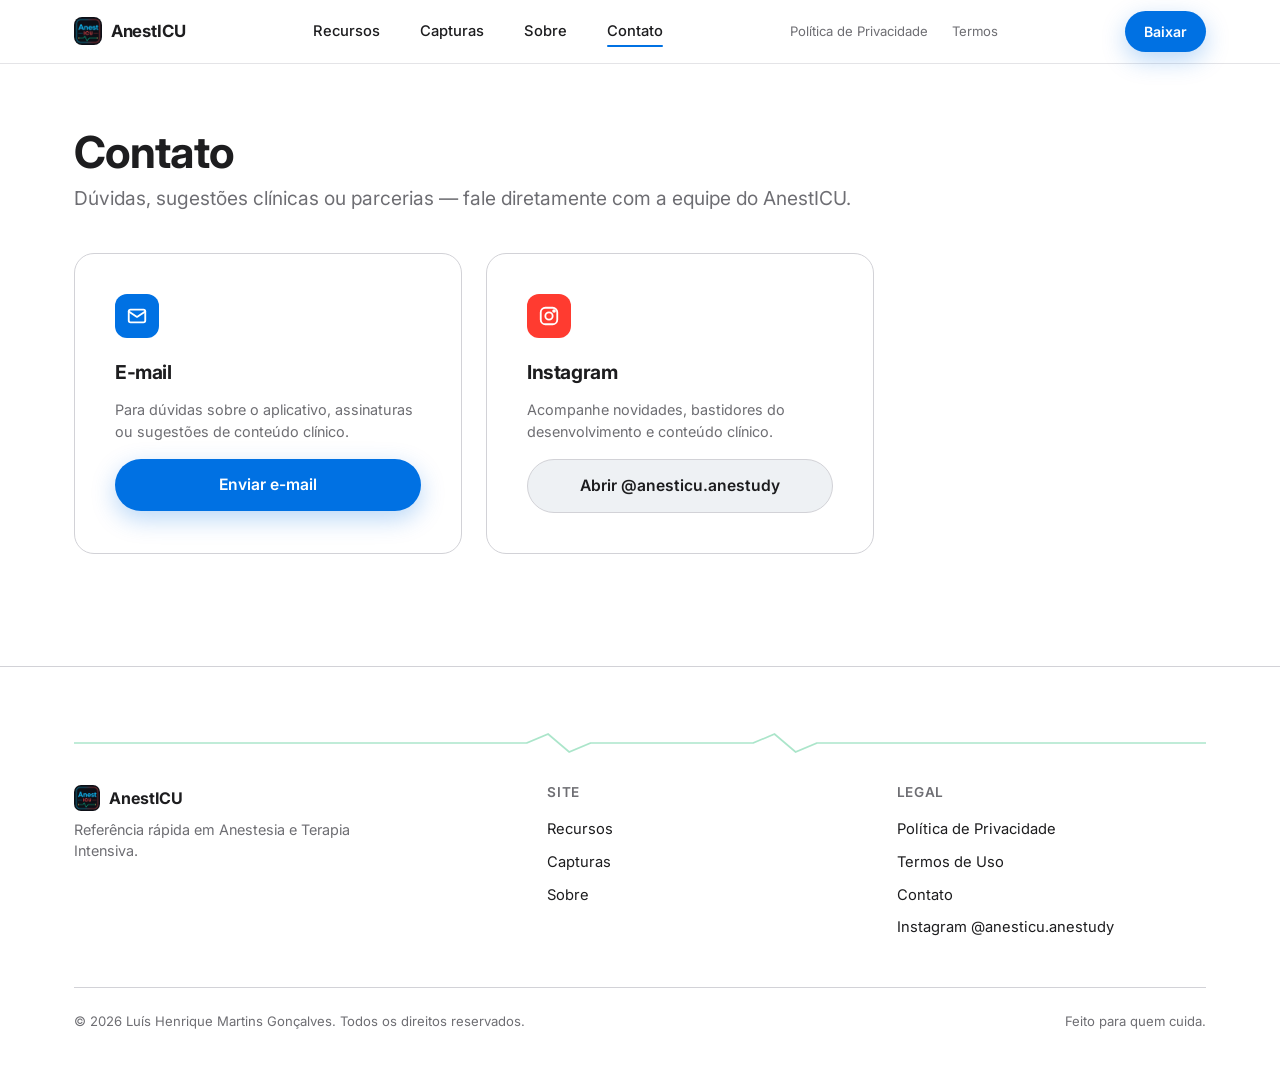
<file: contact.html>
<!DOCTYPE html>
<html lang="pt-BR">
<head>
<meta charset="UTF-8" />
<meta name="viewport" content="width=device-width, initial-scale=1.0" />
<title>Contato — AnestICU</title>
<meta name="description" content="Fale com a equipe do AnestICU por e-mail ou Instagram." />
<link rel="canonical" href="https://drluishmg-code.github.io/anesticu/contact.html" />
<meta name="robots" content="index, follow" />

<link rel="icon" type="image/x-icon" href="assets/favicon.ico" />
<link rel="apple-touch-icon" href="assets/logo.png" />
<link rel="manifest" href="manifest.json" />
<meta name="theme-color" content="#0071e3" />

<meta property="og:type" content="website" />
<meta property="og:title" content="Contato — AnestICU" />
<meta property="og:description" content="Fale com a equipe do AnestICU." />
<meta property="og:url" content="https://drluishmg-code.github.io/anesticu/contact.html" />
<meta property="og:locale" content="pt_BR" />

<link rel="preconnect" href="https://fonts.googleapis.com" />
<link rel="preconnect" href="https://fonts.gstatic.com" crossorigin />
<link href="https://fonts.googleapis.com/css2?family=Inter:wght@400;500;600;700;800&family=JetBrains+Mono:wght@500;700&display=swap" rel="stylesheet" />
<link rel="stylesheet" href="style.css" />
</head>
<body>

<a class="visually-hidden" href="#main">Pular para o conteúdo</a>

<header class="site-header">
  <div class="container nav">
    <a href="index.html" class="nav-brand">
      <img src="assets/logo.png" alt="" width="28" height="28" />
      <span>AnestICU</span>
    </a>

    <nav class="nav-links" aria-label="Navegação principal">
      <a href="index.html#recursos">Recursos</a>
      <a href="index.html#capturas">Capturas</a>
      <a href="index.html#sobre">Sobre</a>
      <a href="contact.html" aria-current="page">Contato</a>
    </nav>

    <div class="nav-secondary-links" aria-label="Navegação legal">
      <a href="privacy.html">Política de Privacidade</a>
      <a href="terms.html">Termos</a>
    </div>

    <div class="nav-cta">
      <a href="index.html#download" class="btn btn-primary" style="padding:0.6rem 1.2rem; font-size:0.88rem;">Baixar</a>
      <button class="nav-toggle" aria-label="Abrir menu" aria-expanded="false" aria-controls="navDrawer">
        <span></span><span></span><span></span>
      </button>
    </div>
  </div>

  <div class="nav-drawer" id="navDrawer">
    <a href="index.html#recursos">Recursos</a>
    <a href="index.html#capturas">Capturas</a>
    <a href="index.html#sobre">Sobre</a>
    <a href="contact.html">Contato</a>
    <a href="privacy.html">Política de Privacidade</a>
    <a href="terms.html">Termos</a>
  </div>
</header>

<main id="main">
  <div class="container page-header">
    <h1>Contato</h1>
    <p class="lede">Dúvidas, sugestões clínicas ou parcerias — fale diretamente com a equipe do AnestICU.</p>
  </div>

  <div class="container" style="padding-block-end: var(--space-2xl);">
    <div class="contact-grid">
      <div class="contact-card">
        <div class="feature-icon blue">
          <svg viewBox="0 0 24 24" fill="none" stroke="currentColor" stroke-width="2" stroke-linecap="round" stroke-linejoin="round"><rect x="3" y="5" width="18" height="14" rx="2"/><path d="m3 7 9 6 9-6"/></svg>
        </div>
        <h3>E-mail</h3>
        <p>Para dúvidas sobre o aplicativo, assinaturas ou sugestões de conteúdo clínico.</p>
        <a href="mailto:drluishmg@gmail.com" class="btn btn-primary">Enviar e-mail</a>
      </div>

      <div class="contact-card">
        <div class="feature-icon red">
          <svg viewBox="0 0 24 24" fill="none" stroke="currentColor" stroke-width="2" stroke-linecap="round" stroke-linejoin="round"><rect x="3" y="3" width="18" height="18" rx="5"/><circle cx="12" cy="12" r="4"/><circle cx="17.5" cy="6.5" r="1"/></svg>
        </div>
        <h3>Instagram</h3>
        <p>Acompanhe novidades, bastidores do desenvolvimento e conteúdo clínico.</p>
        <a href="https://www.instagram.com/anesticu.anestudy" target="_blank" rel="noopener" class="btn btn-secondary">Abrir @anesticu.anestudy</a>
      </div>
    </div>
  </div>
</main>

<footer class="site-footer">
  <div class="container">
    <svg class="ecg-divider" viewBox="0 0 800 24" preserveAspectRatio="none" aria-hidden="true">
      <path d="M0 12 H320 L335 3 L350 21 L365 12 H480 L495 3 L510 21 L525 12 H800"/>
    </svg>

    <div class="footer-top">
      <div>
        <div class="footer-brand">
          <img src="assets/logo.png" alt="" width="26" height="26" />
          <span>AnestICU</span>
        </div>
        <p class="footer-tagline">Referência rápida em Anestesia e Terapia Intensiva.</p>
      </div>

      <div class="footer-col">
        <h4>Site</h4>
        <ul>
          <li><a href="index.html#recursos">Recursos</a></li>
          <li><a href="index.html#capturas">Capturas</a></li>
          <li><a href="index.html#sobre">Sobre</a></li>
        </ul>
      </div>

      <div class="footer-col">
        <h4>Legal</h4>
        <ul>
          <li><a href="privacy.html">Política de Privacidade</a></li>
          <li><a href="terms.html">Termos de Uso</a></li>
          <li><a href="contact.html">Contato</a></li>
          <li><a href="https://www.instagram.com/anesticu.anestudy" target="_blank" rel="noopener">Instagram @anesticu.anestudy</a></li>
        </ul>
      </div>
    </div>

    <div class="footer-bottom">
      <span>© <span data-year>2026</span> Luís Henrique Martins Gonçalves. Todos os direitos reservados.</span>
      <span>Feito para quem cuida.</span>
    </div>
  </div>
</footer>

<button class="back-to-top" aria-label="Voltar ao topo">
  <svg viewBox="0 0 24 24" fill="none" stroke="currentColor" stroke-width="2" stroke-linecap="round" stroke-linejoin="round"><path d="M12 19V5"/><path d="M5 12l7-7 7 7"/></svg>
</button>

<script src="script.js"></script>
</body>
</html>
</file>
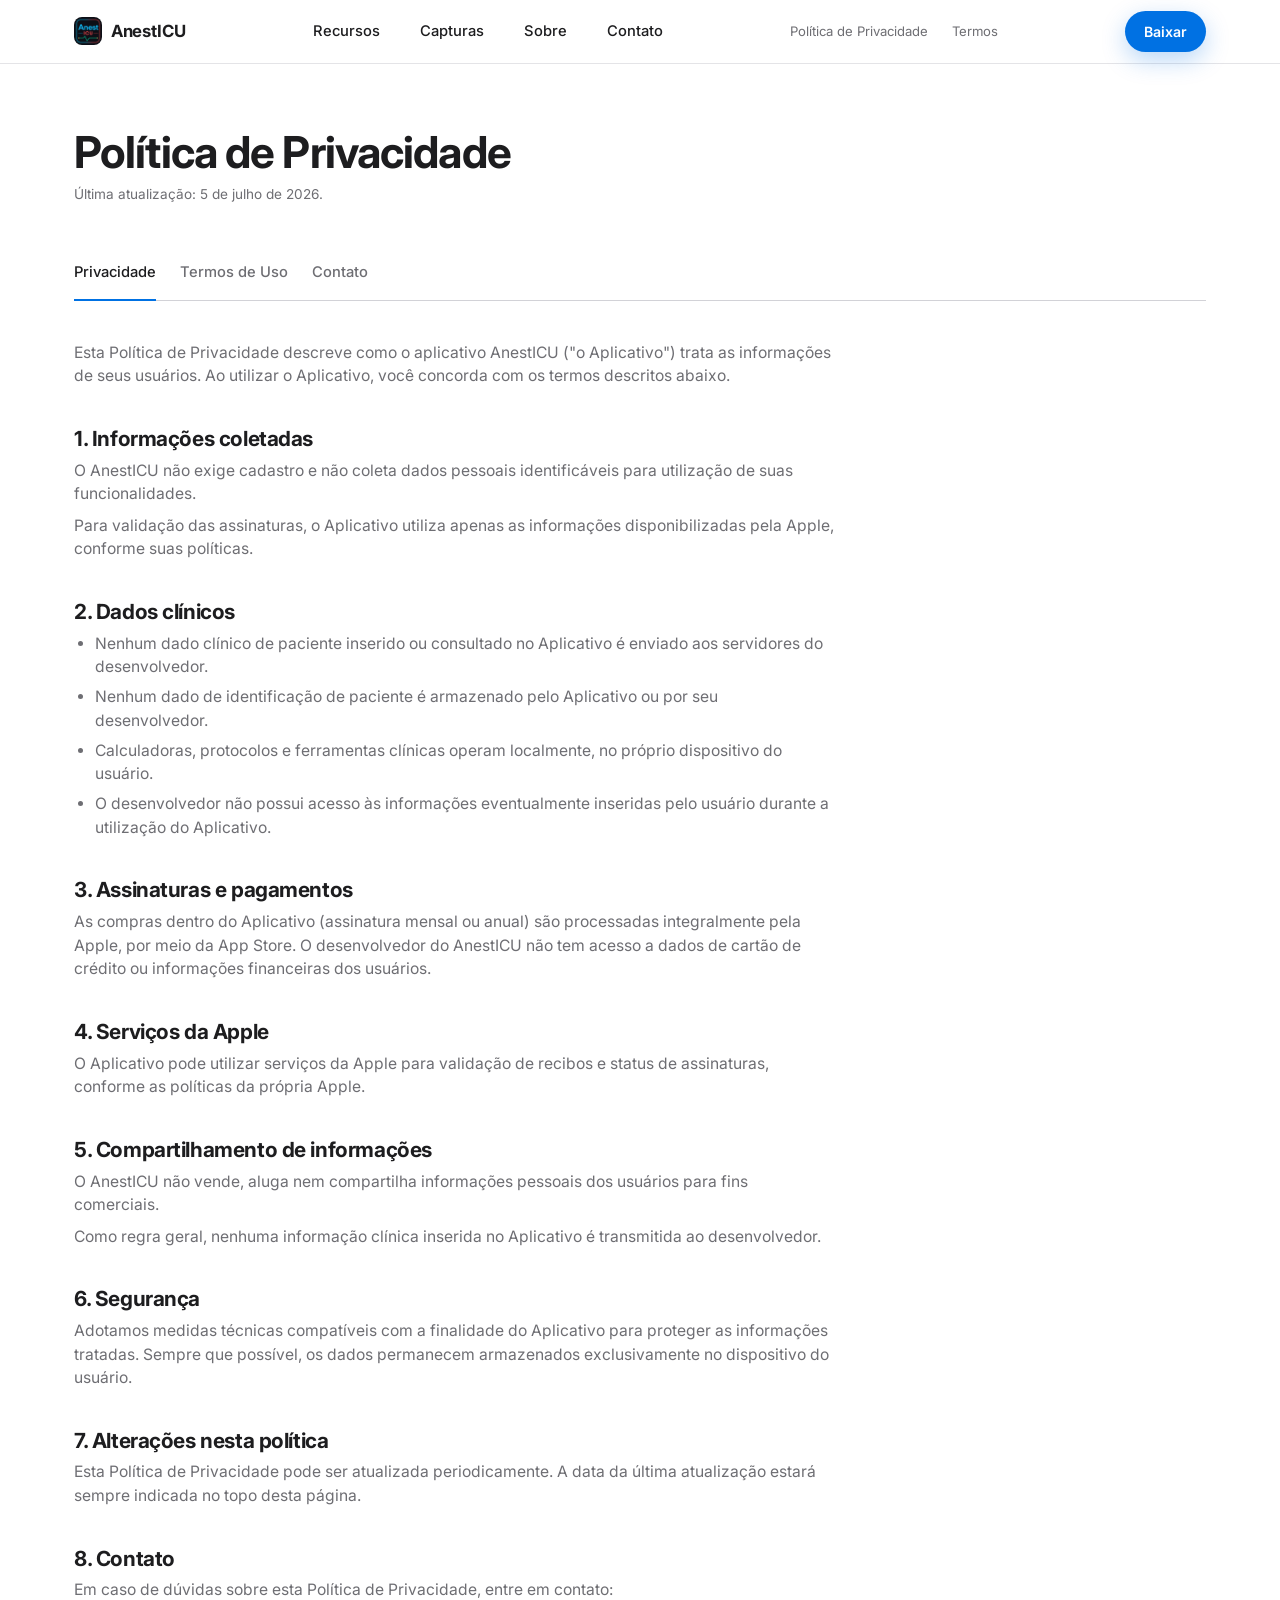
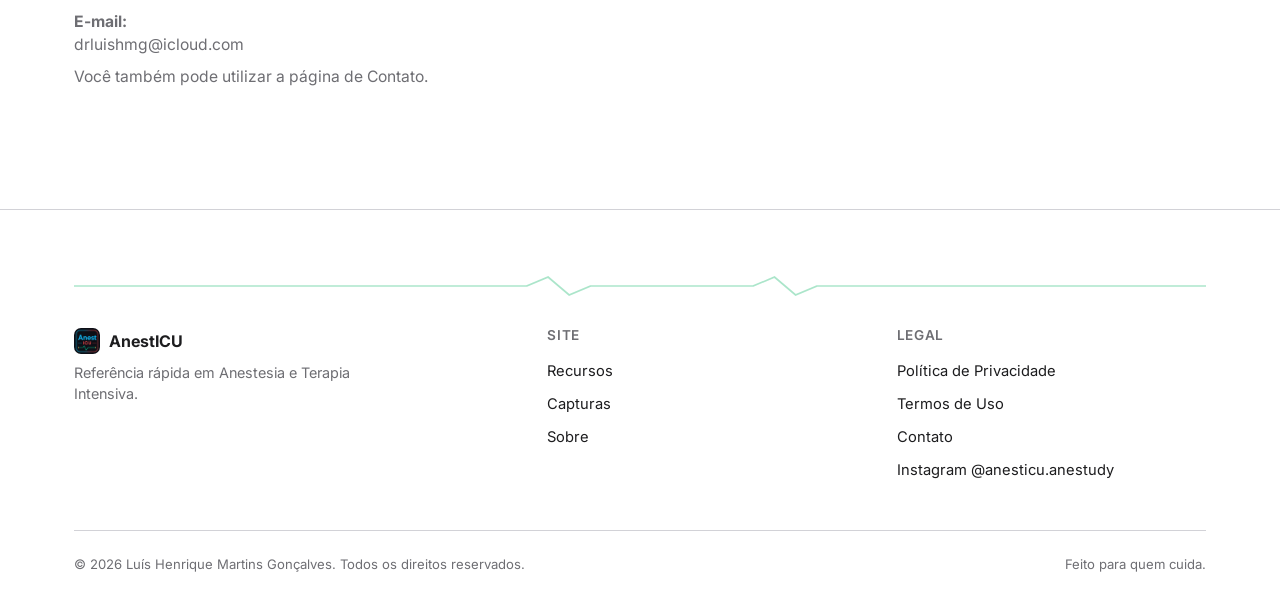
<file: privacy.html>
<!DOCTYPE html>
<html lang="pt-BR">
<head>
<meta charset="UTF-8" />
<meta name="viewport" content="width=device-width, initial-scale=1.0" />
<title>Política de Privacidade — AnestICU</title>
<meta name="description" content="Política de Privacidade do aplicativo AnestICU: como tratamos dados de assinatura, dados clínicos e sua privacidade." />
<link rel="canonical" href="https://drluishmg-code.github.io/anesticu/privacy.html" />
<meta name="robots" content="index, follow" />

<link rel="icon" type="image/x-icon" href="assets/favicon.ico" />
<link rel="apple-touch-icon" href="assets/logo.png" />
<link rel="manifest" href="manifest.json" />
<meta name="theme-color" content="#0071e3" />

<meta property="og:type" content="website" />
<meta property="og:title" content="Política de Privacidade — AnestICU" />
<meta property="og:description" content="Como o AnestICU trata dados de assinatura e privacidade clínica." />
<meta property="og:url" content="https://drluishmg-code.github.io/anesticu/privacy.html" />
<meta property="og:locale" content="pt_BR" />

<link rel="preconnect" href="https://fonts.googleapis.com" />
<link rel="preconnect" href="https://fonts.gstatic.com" crossorigin />
<link href="https://fonts.googleapis.com/css2?family=Inter:wght@400;500;600;700;800&family=JetBrains+Mono:wght@500;700&display=swap" rel="stylesheet" />
<link rel="stylesheet" href="style.css" />
</head>
<body>

<a class="visually-hidden" href="#main">Pular para o conteúdo</a>

<header class="site-header">
  <div class="container nav">
    <a href="index.html" class="nav-brand">
      <img src="assets/logo.png" alt="" width="28" height="28" />
      <span>AnestICU</span>
    </a>

    <nav class="nav-links" aria-label="Navegação principal">
      <a href="index.html#recursos">Recursos</a>
      <a href="index.html#capturas">Capturas</a>
      <a href="index.html#sobre">Sobre</a>
      <a href="contact.html">Contato</a>
    </nav>

    <div class="nav-secondary-links" aria-label="Navegação legal">
      <a href="privacy.html" aria-current="page">Política de Privacidade</a>
      <a href="terms.html">Termos</a>
    </div>

    <div class="nav-cta">
      <a href="index.html#download" class="btn btn-primary" style="padding:0.6rem 1.2rem; font-size:0.88rem;">Baixar</a>
      <button class="nav-toggle" aria-label="Abrir menu" aria-expanded="false" aria-controls="navDrawer">
        <span></span><span></span><span></span>
      </button>
    </div>
  </div>

  <div class="nav-drawer" id="navDrawer">
    <a href="index.html#recursos">Recursos</a>
    <a href="index.html#capturas">Capturas</a>
    <a href="index.html#sobre">Sobre</a>
    <a href="contact.html">Contato</a>
    <a href="privacy.html">Política de Privacidade</a>
    <a href="terms.html">Termos</a>
  </div>
</header>

<main id="main">
  <div class="container page-header">
    <h1>Política de Privacidade</h1>
    <p class="updated-note">Última atualização: 5 de julho de 2026.</p>
  </div>

  <div class="container">
    <nav class="legal-nav" aria-label="Navegação legal">
      <a href="privacy.html" aria-current="page">Privacidade</a>
      <a href="terms.html">Termos de Uso</a>
      <a href="contact.html">Contato</a>
    </nav>

    <div class="legal-content">
      <p>Esta Política de Privacidade descreve como o aplicativo AnestICU ("o Aplicativo") trata as informações de seus usuários. Ao utilizar o Aplicativo, você concorda com os termos descritos abaixo.</p>

      <h2>1. Informações coletadas</h2>
<p>O AnestICU não exige cadastro e não coleta dados pessoais identificáveis para utilização de suas funcionalidades.</p>
<p>Para validação das assinaturas, o Aplicativo utiliza apenas as informações disponibilizadas pela Apple, conforme suas políticas.</p>

<h2>2. Dados clínicos</h2>

<ul>
  <li>Nenhum dado clínico de paciente inserido ou consultado no Aplicativo é enviado aos servidores do desenvolvedor.</li>

  <li>Nenhum dado de identificação de paciente é armazenado pelo Aplicativo ou por seu desenvolvedor.</li>

  <li>Calculadoras, protocolos e ferramentas clínicas operam localmente, no próprio dispositivo do usuário.</li>

  <li>O desenvolvedor não possui acesso às informações eventualmente inseridas pelo usuário durante a utilização do Aplicativo.</li>
</ul>

      <h2>3. Assinaturas e pagamentos</h2>
      <p>As compras dentro do Aplicativo (assinatura mensal ou anual) são processadas integralmente pela Apple, por meio da App Store. O desenvolvedor do AnestICU não tem acesso a dados de cartão de crédito ou informações financeiras dos usuários.</p>

      <h2>4. Serviços da Apple</h2>
      <p>O Aplicativo pode utilizar serviços da Apple para validação de recibos e status de assinaturas, conforme as políticas da própria Apple.</p>

      <h2>5. Compartilhamento de informações</h2>

<p>O AnestICU não vende, aluga nem compartilha informações pessoais dos usuários para fins comerciais.</p>

<p>Como regra geral, nenhuma informação clínica inserida no Aplicativo é transmitida ao desenvolvedor.</p>

      <h2>6. Segurança</h2>
      <p>Adotamos medidas técnicas compatíveis com a finalidade do Aplicativo para proteger as informações tratadas. Sempre que possível, os dados permanecem armazenados exclusivamente no dispositivo do usuário.</p>

      <h2>7. Alterações nesta política</h2>
      <p>Esta Política de Privacidade pode ser atualizada periodicamente. A data da última atualização estará sempre indicada no topo desta página.</p>


      <h2>8. Contato</h2>

<p>Em caso de dúvidas sobre esta Política de Privacidade, entre em contato:</p>

<p><strong>E-mail:</strong><br>
<a href="mailto:drluishmg@icloud.com">drluishmg@icloud.com</a></p>

<p>Você também pode utilizar a <a href="contact.html">página de Contato</a>.</p>

</div>
  </div>
</main>

<footer class="site-footer">
  <div class="container">
    <svg class="ecg-divider" viewBox="0 0 800 24" preserveAspectRatio="none" aria-hidden="true">
      <path d="M0 12 H320 L335 3 L350 21 L365 12 H480 L495 3 L510 21 L525 12 H800"/>
    </svg>

    <div class="footer-top">
      <div>
        <div class="footer-brand">
          <img src="assets/logo.png" alt="" width="26" height="26" />
          <span>AnestICU</span>
        </div>
        <p class="footer-tagline">Referência rápida em Anestesia e Terapia Intensiva.</p>
      </div>

      <div class="footer-col">
        <h4>Site</h4>
        <ul>
          <li><a href="index.html#recursos">Recursos</a></li>
          <li><a href="index.html#capturas">Capturas</a></li>
          <li><a href="index.html#sobre">Sobre</a></li>
        </ul>
      </div>

      <div class="footer-col">
        <h4>Legal</h4>
        <ul>
          <li><a href="privacy.html">Política de Privacidade</a></li>
          <li><a href="terms.html">Termos de Uso</a></li>
          <li><a href="contact.html">Contato</a></li>
          <li><a href="https://www.instagram.com/anesticu.anestudy" target="_blank" rel="noopener">Instagram @anesticu.anestudy</a></li>
        </ul>
      </div>
    </div>

    <div class="footer-bottom">
      <span>© <span data-year>2026</span> Luís Henrique Martins Gonçalves. Todos os direitos reservados.</span>
      <span>Feito para quem cuida.</span>
    </div>
  </div>
</footer>

<button class="back-to-top" aria-label="Voltar ao topo">
  <svg viewBox="0 0 24 24" fill="none" stroke="currentColor" stroke-width="2" stroke-linecap="round" stroke-linejoin="round"><path d="M12 19V5"/><path d="M5 12l7-7 7 7"/></svg>
</button>

<script src="script.js"></script>
</body>
</html>
</file>
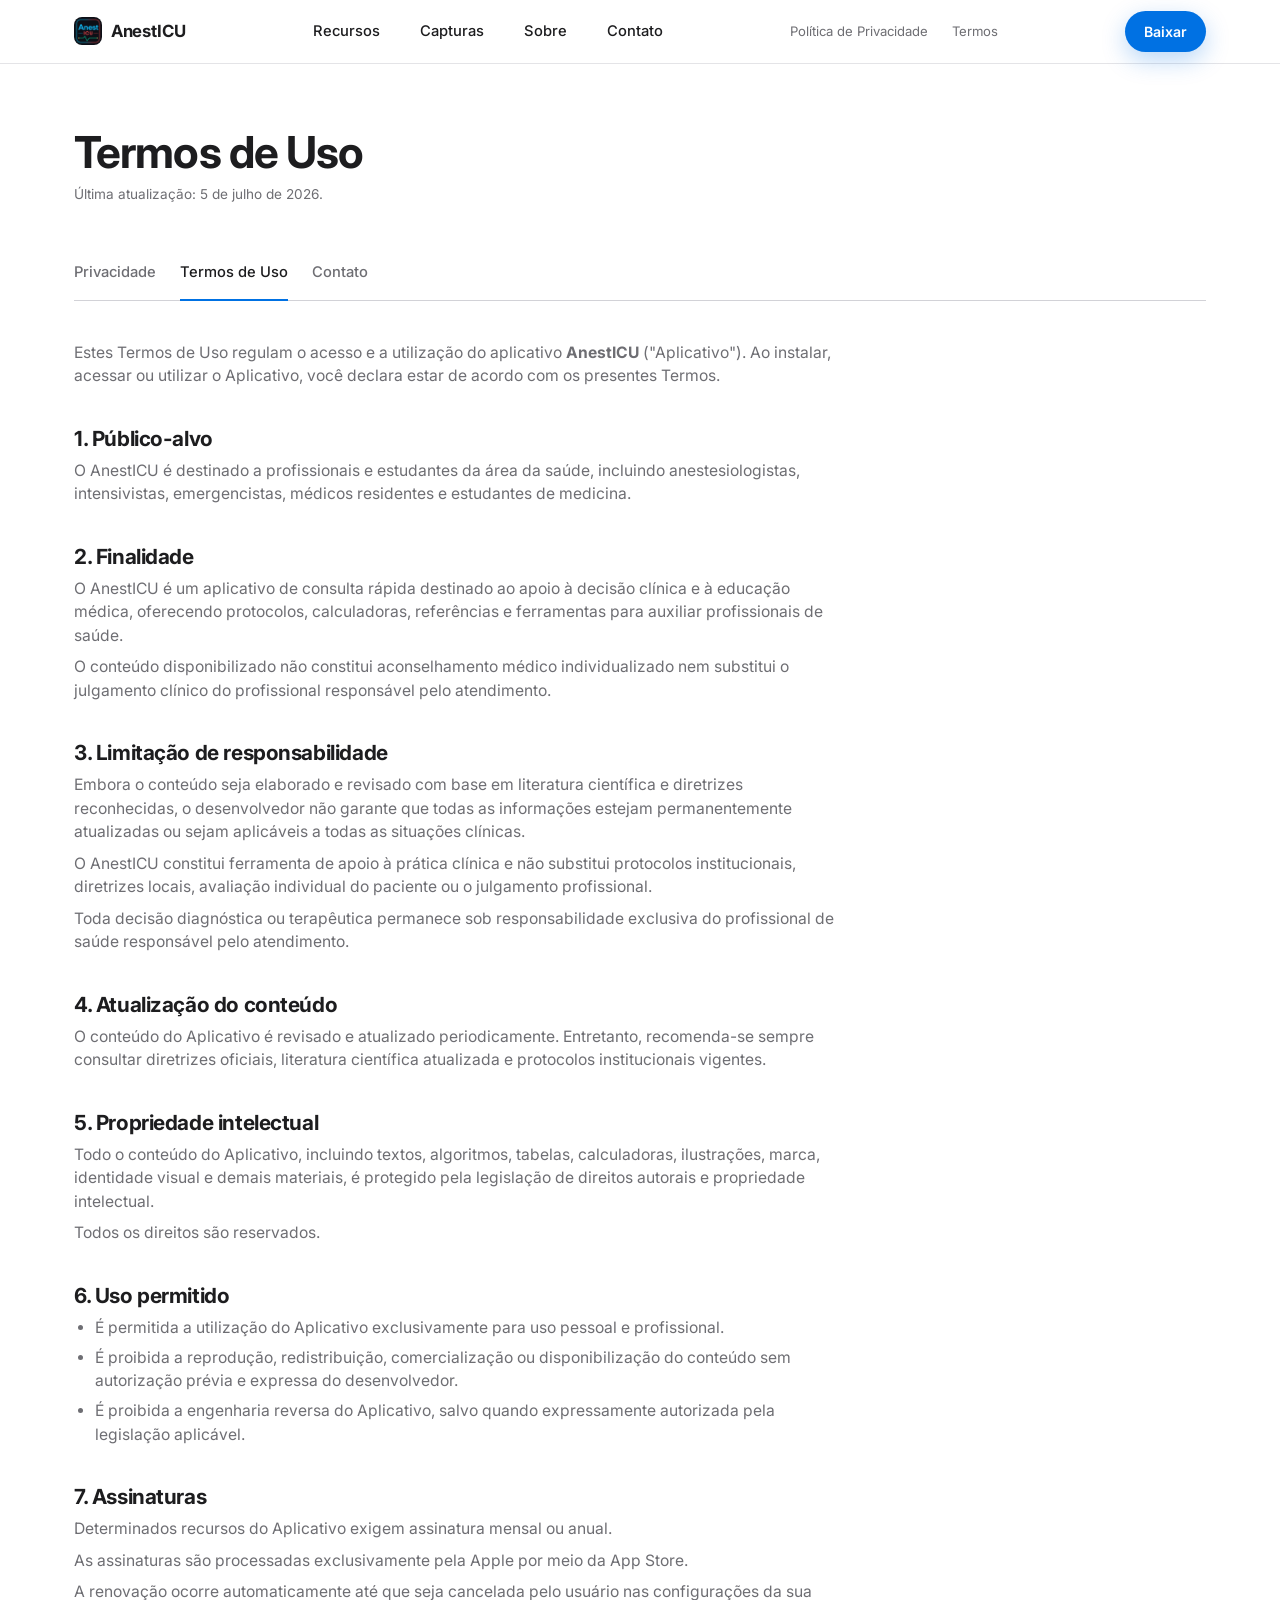
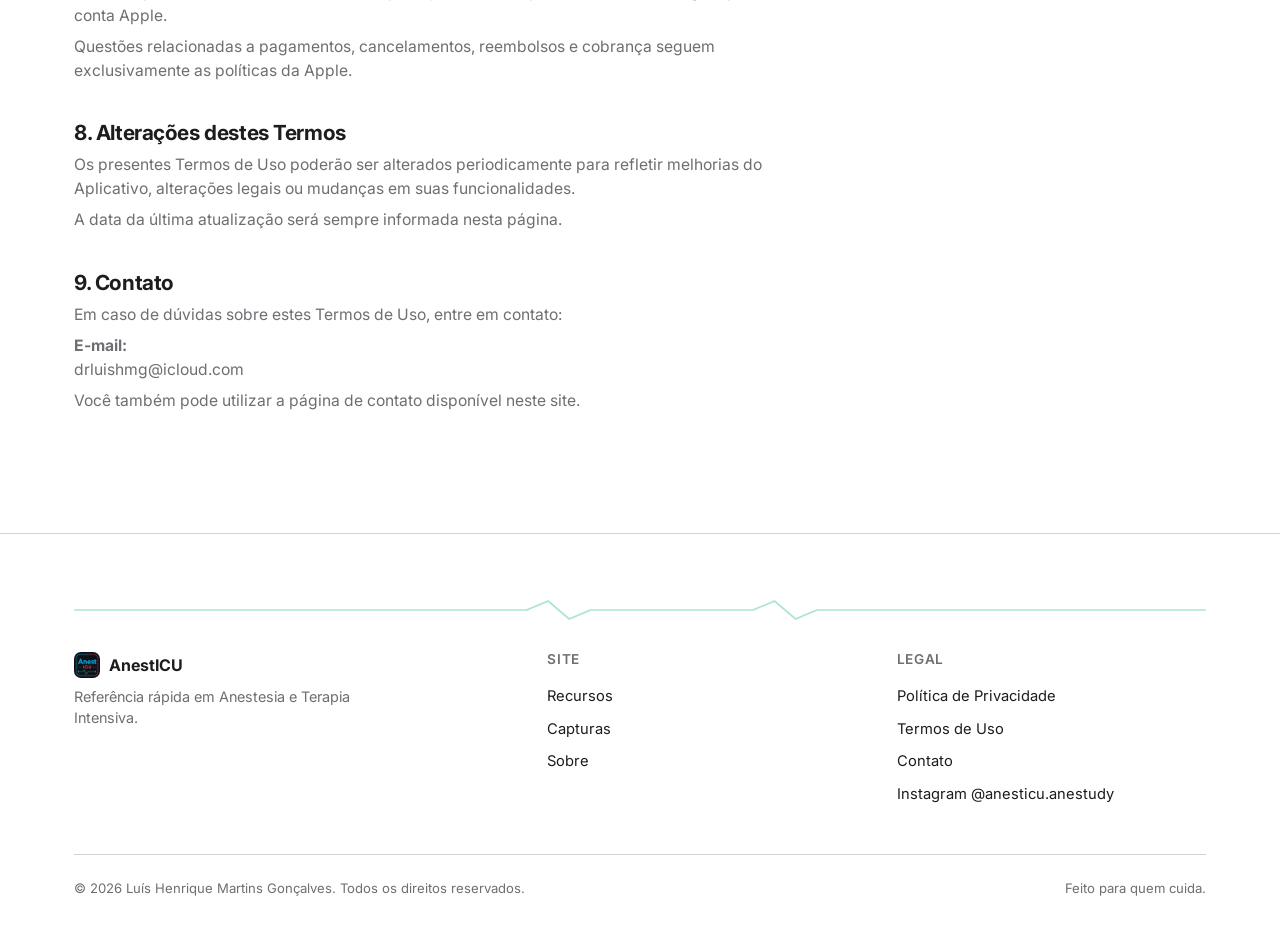
<file: terms.html>
<!DOCTYPE html>
<html lang="pt-BR">
<head>
<meta charset="UTF-8" />
<meta name="viewport" content="width=device-width, initial-scale=1.0" />
<title>Termos de Uso — AnestICU</title>
<meta name="description" content="Termos de Uso do aplicativo AnestICU: finalidade educacional, responsabilidades e direitos autorais." />
<link rel="canonical" href="https://drluishmg-code.github.io/anesticu/terms.html" />
<meta name="robots" content="index, follow" />

<link rel="icon" type="image/x-icon" href="assets/favicon.ico" />
<link rel="apple-touch-icon" href="assets/logo.png" />
<link rel="manifest" href="manifest.json" />
<meta name="theme-color" content="#0071e3" />

<meta property="og:type" content="website" />
<meta property="og:title" content="Termos de Uso — AnestICU" />
<meta property="og:description" content="Condições de uso do aplicativo AnestICU." />
<meta property="og:url" content="https://drluishmg-code.github.io/anesticu/terms.html" />
<meta property="og:locale" content="pt_BR" />

<link rel="preconnect" href="https://fonts.googleapis.com" />
<link rel="preconnect" href="https://fonts.gstatic.com" crossorigin />
<link href="https://fonts.googleapis.com/css2?family=Inter:wght@400;500;600;700;800&family=JetBrains+Mono:wght@500;700&display=swap" rel="stylesheet" />
<link rel="stylesheet" href="style.css" />
</head>
<body>

<a class="visually-hidden" href="#main">Pular para o conteúdo</a>

<header class="site-header">
  <div class="container nav">
    <a href="index.html" class="nav-brand">
      <img src="assets/logo.png" alt="" width="28" height="28" />
      <span>AnestICU</span>
    </a>

    <nav class="nav-links" aria-label="Navegação principal">
      <a href="index.html#recursos">Recursos</a>
      <a href="index.html#capturas">Capturas</a>
      <a href="index.html#sobre">Sobre</a>
      <a href="contact.html">Contato</a>
    </nav>

    <div class="nav-secondary-links" aria-label="Navegação legal">
      <a href="privacy.html">Política de Privacidade</a>
      <a href="terms.html" aria-current="page">Termos</a>
    </div>

    <div class="nav-cta">
      <a href="index.html#download" class="btn btn-primary" style="padding:0.6rem 1.2rem; font-size:0.88rem;">Baixar</a>
      <button class="nav-toggle" aria-label="Abrir menu" aria-expanded="false" aria-controls="navDrawer">
        <span></span><span></span><span></span>
      </button>
    </div>
  </div>

  <div class="nav-drawer" id="navDrawer">
    <a href="index.html#recursos">Recursos</a>
    <a href="index.html#capturas">Capturas</a>
    <a href="index.html#sobre">Sobre</a>
    <a href="contact.html">Contato</a>
    <a href="privacy.html">Política de Privacidade</a>
    <a href="terms.html">Termos</a>
  </div>
</header>

<main id="main">
  <div class="container page-header">
    <h1>Termos de Uso</h1>
    <p class="updated-note">Última atualização: 5 de julho de 2026.</p>
  </div>

  <div class="container">
    <nav class="legal-nav" aria-label="Navegação legal">
      <a href="privacy.html">Privacidade</a>
      <a href="terms.html" aria-current="page">Termos de Uso</a>
      <a href="contact.html">Contato</a>
    </nav>

    <div class="legal-content">

<p>Estes Termos de Uso regulam o acesso e a utilização do aplicativo <strong>AnestICU</strong> ("Aplicativo"). Ao instalar, acessar ou utilizar o Aplicativo, você declara estar de acordo com os presentes Termos.</p>

<h2>1. Público-alvo</h2>

<p>O AnestICU é destinado a profissionais e estudantes da área da saúde, incluindo anestesiologistas, intensivistas, emergencistas, médicos residentes e estudantes de medicina.</p>

<h2>2. Finalidade</h2>

<p>O AnestICU é um aplicativo de consulta rápida destinado ao apoio à decisão clínica e à educação médica, oferecendo protocolos, calculadoras, referências e ferramentas para auxiliar profissionais de saúde.</p>

<p>O conteúdo disponibilizado não constitui aconselhamento médico individualizado nem substitui o julgamento clínico do profissional responsável pelo atendimento.</p>

<h2>3. Limitação de responsabilidade</h2>

<p>Embora o conteúdo seja elaborado e revisado com base em literatura científica e diretrizes reconhecidas, o desenvolvedor não garante que todas as informações estejam permanentemente atualizadas ou sejam aplicáveis a todas as situações clínicas.</p>

<p>O AnestICU constitui ferramenta de apoio à prática clínica e não substitui protocolos institucionais, diretrizes locais, avaliação individual do paciente ou o julgamento profissional.</p>

<p>Toda decisão diagnóstica ou terapêutica permanece sob responsabilidade exclusiva do profissional de saúde responsável pelo atendimento.</p>

<h2>4. Atualização do conteúdo</h2>

<p>O conteúdo do Aplicativo é revisado e atualizado periodicamente. Entretanto, recomenda-se sempre consultar diretrizes oficiais, literatura científica atualizada e protocolos institucionais vigentes.</p>

<h2>5. Propriedade intelectual</h2>

<p>Todo o conteúdo do Aplicativo, incluindo textos, algoritmos, tabelas, calculadoras, ilustrações, marca, identidade visual e demais materiais, é protegido pela legislação de direitos autorais e propriedade intelectual.</p>

<p>Todos os direitos são reservados.</p>

<h2>6. Uso permitido</h2>

<ul>
<li>É permitida a utilização do Aplicativo exclusivamente para uso pessoal e profissional.</li>
<li>É proibida a reprodução, redistribuição, comercialização ou disponibilização do conteúdo sem autorização prévia e expressa do desenvolvedor.</li>
<li>É proibida a engenharia reversa do Aplicativo, salvo quando expressamente autorizada pela legislação aplicável.</li>
</ul>

<h2>7. Assinaturas</h2>

<p>Determinados recursos do Aplicativo exigem assinatura mensal ou anual.</p>

<p>As assinaturas são processadas exclusivamente pela Apple por meio da App Store.</p>

<p>A renovação ocorre automaticamente até que seja cancelada pelo usuário nas configurações da sua conta Apple.</p>

<p>Questões relacionadas a pagamentos, cancelamentos, reembolsos e cobrança seguem exclusivamente as políticas da Apple.</p>

<h2>8. Alterações destes Termos</h2>

<p>Os presentes Termos de Uso poderão ser alterados periodicamente para refletir melhorias do Aplicativo, alterações legais ou mudanças em suas funcionalidades.</p>

<p>A data da última atualização será sempre informada nesta página.</p>

<h2>9. Contato</h2>

<p>Em caso de dúvidas sobre estes Termos de Uso, entre em contato:</p>

<p><strong>E-mail:</strong><br>
<a href="mailto:drluishmg@icloud.com">drluishmg@icloud.com</a></p>

<p>Você também pode utilizar a página de contato disponível neste site.</p>

</div>
  </div>
</main>

<footer class="site-footer">
  <div class="container">
    <svg class="ecg-divider" viewBox="0 0 800 24" preserveAspectRatio="none" aria-hidden="true">
      <path d="M0 12 H320 L335 3 L350 21 L365 12 H480 L495 3 L510 21 L525 12 H800"/>
    </svg>

    <div class="footer-top">
      <div>
        <div class="footer-brand">
          <img src="assets/logo.png" alt="" width="26" height="26" />
          <span>AnestICU</span>
        </div>
        <p class="footer-tagline">Referência rápida em Anestesia e Terapia Intensiva.</p>
      </div>

      <div class="footer-col">
        <h4>Site</h4>
        <ul>
          <li><a href="index.html#recursos">Recursos</a></li>
          <li><a href="index.html#capturas">Capturas</a></li>
          <li><a href="index.html#sobre">Sobre</a></li>
        </ul>
      </div>

      <div class="footer-col">
        <h4>Legal</h4>
        <ul>
          <li><a href="privacy.html">Política de Privacidade</a></li>
          <li><a href="terms.html">Termos de Uso</a></li>
          <li><a href="contact.html">Contato</a></li>
          <li><a href="https://www.instagram.com/anesticu.anestudy" target="_blank" rel="noopener">Instagram @anesticu.anestudy</a></li>
        </ul>
      </div>
    </div>

    <div class="footer-bottom">
      <span>© <span data-year>2026</span> Luís Henrique Martins Gonçalves. Todos os direitos reservados.</span>
      <span>Feito para quem cuida.</span>
    </div>
  </div>
</footer>

<button class="back-to-top" aria-label="Voltar ao topo">
  <svg viewBox="0 0 24 24" fill="none" stroke="currentColor" stroke-width="2" stroke-linecap="round" stroke-linejoin="round"><path d="M12 19V5"/><path d="M5 12l7-7 7 7"/></svg>
</button>

<script src="script.js"></script>
</body>
</html>
</file>
<file: style.css>
/* ==========================================================================
   AnestICU — Website institucional
   style.css
   Sistema de design: tokens de cor/tipografia + componentes + responsivo
   ========================================================================== */

/* ---------- 1. Design tokens ---------- */
:root {
  /* Cores — extraídas do logotipo do app */
  --color-blue: #0071e3;
  --color-blue-dark: #0058b0;
  --color-green: #12b76a;
  --color-red: #ff3b30;
  --color-red-dark: #d92c22;

  --color-bg: #ffffff;
  --color-bg-alt: #f5f5f7;
  --color-bg-alt-2: #eef1f4;
  --color-border: #d2d2d7;

  --color-text: #1d1d1f;
  --color-text-secondary: #6e6e73;
  --color-text-on-dark: #f5f5f7;

  /* Tipografia */
  --font-display: "Inter", -apple-system, BlinkMacSystemFont, "Segoe UI", sans-serif;
  --font-body: "Inter", -apple-system, BlinkMacSystemFont, "Segoe UI", sans-serif;
  --font-mono: "JetBrains Mono", "SFMono-Regular", Menlo, monospace;

  /* Espaçamento */
  --space-xs: 0.5rem;
  --space-sm: 1rem;
  --space-md: 1.5rem;
  --space-lg: 2.5rem;
  --space-xl: 4rem;
  --space-2xl: 7rem;

  /* Raios e sombras */
  --radius-sm: 12px;
  --radius-md: 20px;
  --radius-lg: 32px;
  --shadow-sm: 0 2px 10px rgba(0, 0, 0, 0.06);
  --shadow-md: 0 12px 40px rgba(0, 0, 0, 0.08);
  --shadow-lg: 0 24px 70px rgba(0, 0, 0, 0.12);

  /* Transições */
  --ease: cubic-bezier(0.22, 1, 0.36, 1);
  --dur-fast: 0.2s;
  --dur-med: 0.5s;
  --dur-slow: 0.9s;

  --header-h: 64px;
  --max-w: 1180px;
}

/* ---------- 2. Reset ---------- */
*,
*::before,
*::after {
  box-sizing: border-box;
  margin: 0;
  padding: 0;
}

html {
  scroll-behavior: smooth;
  -webkit-text-size-adjust: 100%;
}

@media (prefers-reduced-motion: reduce) {
  html {
    scroll-behavior: auto;
  }
  *,
  *::before,
  *::after {
    animation-duration: 0.001ms !important;
    animation-iteration-count: 1 !important;
    transition-duration: 0.001ms !important;
    scroll-behavior: auto !important;
  }
}

body {
  font-family: var(--font-body);
  color: var(--color-text);
  background: var(--color-bg);
  line-height: 1.5;
  -webkit-font-smoothing: antialiased;
  overflow-x: hidden;
}

img {
  max-width: 100%;
  display: block;
}

a {
  color: inherit;
  text-decoration: none;
}

ul {
  list-style: none;
}

button {
  font: inherit;
  cursor: pointer;
  border: none;
  background: none;
  color: inherit;
}

/* Foco visível para acessibilidade */
a:focus-visible,
button:focus-visible,
input:focus-visible,
textarea:focus-visible {
  outline: 2px solid var(--color-blue);
  outline-offset: 3px;
  border-radius: 4px;
}

.visually-hidden {
  position: absolute;
  left: -9999px;
  top: auto;
  z-index: 1000;
  background: var(--color-blue);
  color: #fff;
  padding: 0.6rem 1rem;
  border-radius: var(--radius-sm);
}

.visually-hidden:focus {
  left: var(--space-md);
  top: var(--space-xs);
}

.container {
  max-width: var(--max-w);
  margin-inline: auto;
  padding-inline: var(--space-md);
}

.section {
  padding-block: var(--space-2xl);
}

.section-alt {
  background: var(--color-bg-alt);
}

.eyebrow {
  display: inline-block;
  font-size: 0.8rem;
  font-weight: 600;
  letter-spacing: 0.06em;
  text-transform: uppercase;
  color: var(--color-blue);
  margin-bottom: var(--space-sm);
}

.section-head {
  max-width: 640px;
  margin-bottom: var(--space-xl);
}

.section-head.center {
  margin-inline: auto;
  text-align: center;
}

h1,
h2,
h3,
h4 {
  font-family: var(--font-display);
  font-weight: 700;
  letter-spacing: -0.02em;
  line-height: 1.1;
}

h2 {
  font-size: clamp(1.9rem, 3.4vw, 2.75rem);
}

h3 {
  font-size: 1.2rem;
}

p {
  color: var(--color-text-secondary);
}

.lede {
  font-size: clamp(1.05rem, 1.5vw, 1.25rem);
}

/* ---------- 3. Botões ---------- */
.btn {
  display: inline-flex;
  align-items: center;
  justify-content: center;
  gap: 0.5rem;
  padding: 0.9rem 1.7rem;
  border-radius: 999px;
  font-weight: 600;
  font-size: 0.98rem;
  transition: transform var(--dur-fast) var(--ease), box-shadow var(--dur-fast) var(--ease), background var(--dur-fast) var(--ease);
  white-space: nowrap;
}

.btn:hover {
  transform: translateY(-2px);
}

.btn:active {
  transform: translateY(0);
}

.btn-primary {
  background: var(--color-blue);
  color: #fff;
  box-shadow: 0 8px 24px rgba(0, 113, 227, 0.28);
}

.btn-primary:hover {
  background: var(--color-blue-dark);
  box-shadow: 0 12px 30px rgba(0, 113, 227, 0.36);
}

.btn-secondary {
  background: var(--color-bg-alt-2);
  color: var(--color-text);
  border: 1px solid var(--color-border);
}

.btn-secondary:hover {
  background: #e4e7ea;
}

.btn-secondary[aria-disabled="true"] {
  opacity: 0.55;
  pointer-events: none;
}

.btn-ghost {
  color: var(--color-blue);
  font-weight: 600;
}

.btn-lg {
  padding: 1.05rem 2rem;
  font-size: 1.05rem;
}

/* ---------- 4. Header ---------- */
.site-header {
  position: fixed;
  inset-block-start: 0;
  inset-inline: 0;
  height: var(--header-h);
  z-index: 100;
  display: flex;
  align-items: center;
  background: rgba(255, 255, 255, 0.72);
  backdrop-filter: saturate(180%) blur(20px);
  -webkit-backdrop-filter: saturate(180%) blur(20px);
  border-bottom: 1px solid rgba(210, 210, 215, 0.6);
  transition: box-shadow var(--dur-fast) var(--ease);
}

.site-header.is-scrolled {
  box-shadow: var(--shadow-sm);
}

.nav {
  width: 100%;
  display: flex;
  align-items: center;
  justify-content: space-between;
}

.nav-brand {
  display: flex;
  align-items: center;
  gap: 0.55rem;
  font-weight: 700;
  font-size: 1.05rem;
  letter-spacing: -0.01em;
}

.nav-brand img {
  width: 28px;
  height: 28px;
  border-radius: 8px;
}

.nav-links {
  display: flex;
  align-items: center;
  gap: var(--space-lg);
}

.nav-links a {
  font-size: 0.92rem;
  font-weight: 500;
  color: var(--color-text);
  position: relative;
  padding-block: 4px;
}

.nav-links a::after {
  content: "";
  position: absolute;
  left: 0;
  right: 100%;
  bottom: 0;
  height: 2px;
  background: var(--color-blue);
  transition: right var(--dur-fast) var(--ease);
  border-radius: 2px;
}

.nav-links a:hover::after,
.nav-links a[aria-current="page"]::after {
  right: 0;
}

.nav-secondary-links {
  display: flex;
  gap: var(--space-md);
}

.nav-secondary-links a {
  font-size: 0.82rem;
  color: var(--color-text-secondary);
}

.nav-toggle {
  display: none;
  flex-direction: column;
  gap: 5px;
  padding: 8px;
}

.nav-toggle span {
  width: 22px;
  height: 2px;
  background: var(--color-text);
  border-radius: 2px;
  transition: transform var(--dur-fast) var(--ease), opacity var(--dur-fast) var(--ease);
}

.nav-cta {
  display: flex;
  align-items: center;
  gap: var(--space-sm);
}

/* ---------- 5. Hero ---------- */
.hero {
  position: relative;
  padding-block-start: calc(var(--header-h) + var(--space-xl));
  padding-block-end: var(--space-2xl);
  overflow: hidden;
}

.hero .container {
  display: grid;
  grid-template-columns: 1.05fr 0.95fr;
  gap: var(--space-xl);
  align-items: center;
}

.hero-copy .eyebrow {
  display: flex;
  align-items: center;
  gap: 0.4rem;
}

.hero-copy h1 {
  font-size: clamp(2.6rem, 6vw, 4.2rem);
  margin-bottom: var(--space-sm);
}

.hero-copy .lede-title {
  font-size: clamp(1.15rem, 2vw, 1.4rem);
  color: var(--color-text);
  font-weight: 600;
  margin-bottom: var(--space-sm);
}

.hero-copy p.lede {
  margin-bottom: var(--space-lg);
  max-width: 46ch;
}

.hero-actions {
  display: flex;
  flex-wrap: wrap;
  gap: var(--space-sm);
  margin-bottom: var(--space-lg);
}

.hero-meta {
  display: flex;
  gap: var(--space-lg);
  flex-wrap: wrap;
}

.hero-meta div {
  display: flex;
  flex-direction: column;
}

.hero-meta strong {
  font-family: var(--font-mono);
  font-size: 1.3rem;
  color: var(--color-text);
}

.hero-meta span {
  font-size: 0.8rem;
  color: var(--color-text-secondary);
}

/* Traçado de ECG — elemento assinatura do site */
.hero-ecg {
  position: absolute;
  inset-inline-start: 0;
  inset-block-end: 6%;
  width: 55%;
  height: 90px;
  opacity: 0.5;
  pointer-events: none;
  z-index: 0;
}

.hero-ecg path {
  fill: none;
  stroke: var(--color-blue);
  stroke-width: 2;
  stroke-linecap: round;
  stroke-linejoin: round;
  stroke-dasharray: 1400;
  stroke-dashoffset: 1400;
  animation: draw-ecg 3.2s var(--ease) 0.3s forwards, pulse-ecg 2.6s ease-in-out 3.6s infinite;
}

@keyframes draw-ecg {
  to {
    stroke-dashoffset: 0;
  }
}

@keyframes pulse-ecg {
  0%,
  100% {
    opacity: 0.35;
  }
  50% {
    opacity: 0.6;
  }
}

/* Mockup do telefone (placeholder para screenshot real) */
.phone-mock {
  position: relative;
  width: min(300px, 78vw);
  margin-inline: auto;
  aspect-ratio: 9 / 19.5;
  border-radius: 46px;
  background: #0b0c0e;
  padding: 12px;
  box-shadow: var(--shadow-lg);
  isolation: isolate;
}

.phone-mock::before {
  content: "";
  position: absolute;
  top: 12px;
  left: 50%;
  translate: -50% 0;
  width: 34%;
  height: 22px;
  background: #0b0c0e;
  border-radius: 20px;
  z-index: 2;
}

.phone-screen {
  width: 100%;
  height: 100%;
  border-radius: 34px;
  overflow: hidden;
  background: linear-gradient(160deg, #eaf2ff 0%, #f5f5f7 55%, #eafcf1 100%);
  position: relative;
}

.phone-screen img {
  width: 100%;
  height: 100%;
  object-fit: cover;
}

.phone-screen .mock-ui {
  padding: 40px 16px 16px;
  display: flex;
  flex-direction: column;
  gap: 10px;
  height: 100%;
}

.mock-ui .mock-topbar {
  font-family: var(--font-mono);
  font-size: 0.62rem;
  color: var(--color-text-secondary);
  display: flex;
  justify-content: space-between;
  margin-bottom: 6px;
}

.mock-card {
  background: #fff;
  border-radius: 14px;
  padding: 12px;
  box-shadow: var(--shadow-sm);
  display: flex;
  flex-direction: column;
  gap: 6px;
}

.mock-card .mock-title {
  font-size: 0.72rem;
  font-weight: 700;
  color: var(--color-text);
}

.mock-card .mock-line {
  height: 6px;
  border-radius: 3px;
  background: var(--color-bg-alt-2);
}

.mock-card .mock-line.short {
  width: 55%;
}

.mock-badge {
  display: inline-flex;
  align-self: flex-start;
  font-family: var(--font-mono);
  font-size: 0.6rem;
  font-weight: 700;
  padding: 3px 8px;
  border-radius: 8px;
}

.mock-badge.blue {
  background: rgba(0, 113, 227, 0.12);
  color: var(--color-blue);
}

.mock-badge.green {
  background: rgba(18, 183, 106, 0.14);
  color: var(--color-green);
}

.mock-badge.red {
  background: rgba(255, 59, 48, 0.12);
  color: var(--color-red-dark);
}

.hero-figure {
  position: relative;
  z-index: 1;
}

.floating-chip {
  position: absolute;
  background: #fff;
  border-radius: var(--radius-sm);
  box-shadow: var(--shadow-md);
  padding: 0.65rem 0.9rem;
  font-family: var(--font-mono);
  font-size: 0.72rem;
  display: flex;
  align-items: center;
  gap: 0.5rem;
  animation: float 5s ease-in-out infinite;
}

.floating-chip.chip-1 {
  top: 8%;
  right: -6%;
  animation-delay: 0.2s;
}

.floating-chip.chip-2 {
  bottom: 14%;
  left: -10%;
  animation-delay: 1.2s;
}

.floating-chip .dot {
  width: 8px;
  height: 8px;
  border-radius: 50%;
}

.dot.green {
  background: var(--color-green);
}
.dot.blue {
  background: var(--color-blue);
}

@keyframes float {
  0%,
  100% {
    transform: translateY(0);
  }
  50% {
    transform: translateY(-10px);
  }
}

/* ---------- 6. Marquee de destaque ---------- */
.trust-bar {
  border-block: 1px solid var(--color-border);
  padding-block: var(--space-md);
}

.trust-bar ul {
  display: flex;
  justify-content: center;
  flex-wrap: wrap;
  gap: var(--space-lg);
  font-size: 0.85rem;
  color: var(--color-text-secondary);
  font-weight: 500;
}

.trust-bar li {
  display: flex;
  align-items: center;
  gap: 0.45rem;
}

.trust-bar svg {
  width: 16px;
  height: 16px;
  flex-shrink: 0;
}

/* ---------- 7. Recursos (features) ---------- */
.features-grid {
  display: grid;
  grid-template-columns: repeat(4, 1fr);
  gap: var(--space-sm);
}

.feature-card {
  background: var(--color-bg);
  border: 1px solid var(--color-border);
  border-radius: var(--radius-md);
  padding: var(--space-md);
  transition: transform var(--dur-fast) var(--ease), box-shadow var(--dur-fast) var(--ease), border-color var(--dur-fast) var(--ease);
}

.feature-card:hover {
  transform: translateY(-4px);
  box-shadow: var(--shadow-md);
  border-color: transparent;
}

.feature-icon {
  width: 44px;
  height: 44px;
  border-radius: 12px;
  display: flex;
  align-items: center;
  justify-content: center;
  margin-bottom: var(--space-sm);
}

.feature-icon svg {
  width: 22px;
  height: 22px;
  stroke: #fff;
}

.feature-icon.blue {
  background: var(--color-blue);
}
.feature-icon.green {
  background: var(--color-green);
}
.feature-icon.red {
  background: var(--color-red);
}

.feature-card h3 {
  margin-bottom: 0.35rem;
}

.feature-card p {
  font-size: 0.9rem;
}

/* ---------- 8. Capturas / carrossel ---------- */
.carousel {
  position: relative;
}

.carousel-track-wrap {
  overflow: hidden;
  border-radius: var(--radius-lg);
}

.carousel-track {
  display: flex;
  transition: transform var(--dur-med) var(--ease);
}

.carousel-slide {
  flex: 0 0 100%;
  display: flex;
  justify-content: center;
  padding: var(--space-lg) var(--space-md);
  background: var(--color-bg-alt);
}

.carousel-slide .phone-mock {
  width: min(240px, 60vw);
}

.carousel-caption {
  text-align: center;
  margin-top: var(--space-sm);
  font-size: 0.85rem;
  color: var(--color-text-secondary);
}

.carousel-controls {
  display: flex;
  align-items: center;
  justify-content: center;
  gap: var(--space-md);
  margin-top: var(--space-md);
}

.carousel-btn {
  width: 42px;
  height: 42px;
  border-radius: 50%;
  border: 1px solid var(--color-border);
  display: flex;
  align-items: center;
  justify-content: center;
  transition: background var(--dur-fast) var(--ease), transform var(--dur-fast) var(--ease);
}

.carousel-btn:hover {
  background: var(--color-bg-alt-2);
  transform: scale(1.05);
}

.carousel-btn svg {
  width: 18px;
  height: 18px;
}

.carousel-dots {
  display: flex;
  gap: 8px;
}

.carousel-dots button {
  width: 8px;
  height: 8px;
  border-radius: 50%;
  background: var(--color-border);
  transition: background var(--dur-fast) var(--ease), width var(--dur-fast) var(--ease);
}

.carousel-dots button[aria-current="true"] {
  background: var(--color-blue);
  width: 22px;
  border-radius: 4px;
}

/* Múltiplos telefones lado a lado em telas largas */
@media (min-width: 900px) {
  .carousel-track-wrap {
    display: none;
  }
  .screens-row {
    display: grid;
    grid-template-columns: repeat(4, 1fr);
    gap: var(--space-md);
  }
  .screens-row .phone-mock {
    width: 100%;
  }
  .screens-row-item p {
    text-align: center;
    margin-top: var(--space-xs);
    font-size: 0.85rem;
  }
}

@media (max-width: 899px) {
  .screens-row {
    display: none;
  }
}

/* ---------- 9. Sobre ---------- */
.about-grid {
  display: grid;
  grid-template-columns: 0.9fr 1.1fr;
  gap: var(--space-xl);
  align-items: center;
}

.about-visual {
  background: var(--color-bg-alt);
  border-radius: var(--radius-lg);
  padding: var(--space-lg);
  display: flex;
  flex-direction: column;
  gap: var(--space-sm);
}

.stat-row {
  display: flex;
  justify-content: space-between;
  padding-block: var(--space-sm);
  border-bottom: 1px solid var(--color-border);
}

.stat-row:last-child {
  border-bottom: none;
}

.stat-row strong {
  font-family: var(--font-mono);
  font-size: 1.6rem;
}

.stat-row span {
  font-size: 0.82rem;
  color: var(--color-text-secondary);
  max-width: 16ch;
  text-align: right;
}

.about-copy h2 {
  margin-bottom: var(--space-sm);
}

.about-copy p + p {
  margin-top: var(--space-sm);
}

/* ---------- 10. Aviso importante (callout) ---------- */
.notice {
  border: 1px solid rgba(255, 59, 48, 0.25);
  background: linear-gradient(180deg, rgba(255, 59, 48, 0.06), rgba(255, 59, 48, 0.02));
  border-radius: var(--radius-lg);
  padding: var(--space-lg);
  display: flex;
  gap: var(--space-md);
  align-items: flex-start;
}

.notice-icon {
  flex-shrink: 0;
  width: 46px;
  height: 46px;
  border-radius: 50%;
  background: var(--color-red);
  display: flex;
  align-items: center;
  justify-content: center;
}

.notice-icon svg {
  width: 22px;
  height: 22px;
  stroke: #fff;
}

.notice h3 {
  margin-bottom: 0.4rem;
}

.notice p {
  color: var(--color-text);
  font-size: 0.95rem;
}

.notice p + p {
  margin-top: 0.5rem;
}

/* ---------- 11. CTA final ---------- */
.final-cta {
  text-align: center;
  background: linear-gradient(160deg, #eaf2ff 0%, #f5f5f7 60%, #eafcf1 100%);
  border-radius: var(--radius-lg);
  padding: var(--space-2xl) var(--space-md);
  margin-inline: var(--space-md);
}

.final-cta h2 {
  margin-bottom: var(--space-xs);
}

.final-cta p {
  margin-bottom: var(--space-lg);
}

.final-cta .hero-actions {
  justify-content: center;
}

/* ---------- 12. Páginas internas (privacidade / termos / contato) ---------- */
.page-header {
  padding-block-start: calc(var(--header-h) + var(--space-xl));
  padding-block-end: var(--space-lg);
}

.page-header h1 {
  font-size: clamp(2rem, 4vw, 2.75rem);
  margin-bottom: var(--space-xs);
}

.updated-note {
  font-size: 0.85rem;
  color: var(--color-text-secondary);
}

.legal-content {
  max-width: 760px;
  padding-block-end: var(--space-2xl);
}

.legal-content h2 {
  font-size: 1.3rem;
  margin-top: var(--space-lg);
  margin-bottom: var(--space-xs);
}

.legal-content p,
.legal-content li {
  color: var(--color-text-secondary);
  margin-bottom: var(--space-xs);
  font-size: 0.98rem;
}

.legal-content ul {
  list-style: disc;
  padding-inline-start: 1.3rem;
}

.legal-content ul li {
  margin-bottom: 0.4rem;
}

.legal-nav {
  display: flex;
  gap: var(--space-md);
  margin-bottom: var(--space-lg);
  border-bottom: 1px solid var(--color-border);
}

.legal-nav a {
  padding-block: var(--space-sm);
  font-weight: 500;
  font-size: 0.92rem;
  color: var(--color-text-secondary);
  border-bottom: 2px solid transparent;
  margin-bottom: -1px;
}

.legal-nav a[aria-current="page"] {
  color: var(--color-text);
  border-color: var(--color-blue);
}

/* Contato */
.contact-grid {
  display: grid;
  grid-template-columns: repeat(2, 1fr);
  gap: var(--space-md);
  max-width: 800px;
}

.contact-card {
  border: 1px solid var(--color-border);
  border-radius: var(--radius-md);
  padding: var(--space-lg);
  display: flex;
  flex-direction: column;
  gap: var(--space-sm);
  transition: box-shadow var(--dur-fast) var(--ease), transform var(--dur-fast) var(--ease);
}

.contact-card:hover {
  box-shadow: var(--shadow-md);
  transform: translateY(-3px);
}

.contact-card .feature-icon {
  margin-bottom: 0;
}

.contact-card h3 {
  margin-top: var(--space-xs);
}

.contact-card p {
  font-size: 0.9rem;
}

/* ---------- 13. Footer ---------- */
.site-footer {
  border-top: 1px solid var(--color-border);
  padding-block: var(--space-xl) var(--space-lg);
}

.footer-top {
  display: grid;
  grid-template-columns: 1.4fr 1fr 1fr;
  gap: var(--space-lg);
  margin-bottom: var(--space-lg);
}

.footer-brand {
  display: flex;
  align-items: center;
  gap: 0.55rem;
  font-weight: 700;
  margin-bottom: var(--space-xs);
}

.footer-brand img {
  width: 26px;
  height: 26px;
  border-radius: 7px;
}

.footer-tagline {
  font-size: 0.9rem;
  max-width: 32ch;
}

.footer-col h4 {
  font-size: 0.85rem;
  margin-bottom: var(--space-sm);
  color: var(--color-text-secondary);
  text-transform: uppercase;
  letter-spacing: 0.05em;
  font-weight: 600;
}

.footer-col ul li {
  margin-bottom: 0.55rem;
}

.footer-col a {
  font-size: 0.92rem;
  color: var(--color-text);
}

.footer-col a:hover {
  color: var(--color-blue);
}

.footer-bottom {
  display: flex;
  justify-content: space-between;
  align-items: center;
  flex-wrap: wrap;
  gap: var(--space-sm);
  padding-top: var(--space-md);
  border-top: 1px solid var(--color-border);
  font-size: 0.82rem;
  color: var(--color-text-secondary);
}

.ecg-divider {
  width: 100%;
  height: 24px;
  opacity: 0.35;
  margin-bottom: var(--space-md);
}

.ecg-divider path {
  fill: none;
  stroke: var(--color-green);
  stroke-width: 1.5;
}

/* ---------- 14. Botão voltar ao topo ---------- */
.back-to-top {
  position: fixed;
  inset-block-end: 24px;
  inset-inline-end: 24px;
  width: 46px;
  height: 46px;
  border-radius: 50%;
  background: var(--color-text);
  color: #fff;
  display: flex;
  align-items: center;
  justify-content: center;
  box-shadow: var(--shadow-md);
  opacity: 0;
  visibility: hidden;
  transform: translateY(10px);
  transition: opacity var(--dur-fast) var(--ease), transform var(--dur-fast) var(--ease), visibility var(--dur-fast);
  z-index: 90;
}

.back-to-top.is-visible {
  opacity: 1;
  visibility: visible;
  transform: translateY(0);
}

.back-to-top svg {
  width: 18px;
  height: 18px;
  stroke: #fff;
}

/* ---------- 15. Reveal on scroll ---------- */
.reveal {
  opacity: 0;
  transform: translateY(18px);
  transition: opacity var(--dur-slow) var(--ease), transform var(--dur-slow) var(--ease);
}

.reveal.is-visible {
  opacity: 1;
  transform: translateY(0);
}

/* ---------- 16. Responsivo ---------- */
@media (max-width: 1024px) {
  .features-grid {
    grid-template-columns: repeat(3, 1fr);
  }
  .contact-grid {
    grid-template-columns: 1fr;
  }
}

@media (max-width: 860px) {
  .nav-links,
  .nav-secondary-links {
    display: none;
  }

  .nav-toggle {
    display: flex;
  }

  .nav-drawer {
    position: fixed;
    top: var(--header-h);
    left: 0;
    right: 0;
    background: rgba(255, 255, 255, 0.98);
    backdrop-filter: blur(16px);
    border-bottom: 1px solid var(--color-border);
    padding: var(--space-md);
    display: flex;
    flex-direction: column;
    gap: var(--space-sm);
    transform: translateY(-8px);
    opacity: 0;
    visibility: hidden;
    transition: all var(--dur-fast) var(--ease);
  }

  .nav-drawer.is-open {
    transform: translateY(0);
    opacity: 1;
    visibility: visible;
  }

  .nav-drawer a {
    font-weight: 500;
    padding-block: 0.4rem;
  }

  .hero .container {
    grid-template-columns: 1fr;
    text-align: center;
  }

  .hero-copy .lede,
  .hero-copy p.lede {
    margin-inline: auto;
  }

  .hero-actions,
  .hero-meta {
    justify-content: center;
  }

  .hero-figure {
    order: -1;
  }

  .floating-chip.chip-2 {
    left: 2%;
  }
  .floating-chip.chip-1 {
    right: 2%;
  }

  .features-grid {
    grid-template-columns: repeat(2, 1fr);
  }

  .about-grid {
    grid-template-columns: 1fr;
  }

  .footer-top {
    grid-template-columns: 1fr 1fr;
  }
}

@media (max-width: 560px) {
  .section {
    padding-block: var(--space-xl);
  }
  .features-grid {
    grid-template-columns: 1fr 1fr;
    gap: var(--space-xs);
  }
  .footer-top {
    grid-template-columns: 1fr;
  }
  .notice {
    flex-direction: column;
  }
  .final-cta {
    margin-inline: 0;
    border-radius: var(--radius-md);
  }
}


/* ===== Hero com screenshot real ===== */

.hero-figure{
    display:flex;
    justify-content:center;
    align-items:center;
}

.hero-app-image{
    width:min(430px, 95%);
    height:auto;
    display:block;

    border-radius:42px;

    box-shadow:
        0 30px 70px rgba(0,0,0,.45),
        0 10px 25px rgba(0,0,0,.25);

    transition:transform .35s ease;
}

.hero-app-image:hover{
    transform:translateY(-6px);
}


/* ================= CAPTURAS ================= */

.screens-gallery{
    display:grid;
    grid-template-columns:repeat(2,minmax(260px,340px));
    justify-content:center;
    gap:42px;
    margin-top:60px;
}

.screen-card{
    transition:.3s;
}

.screen-card img{
    width:100%;
    display:block;
    border-radius:28px;
    box-shadow:0 18px 45px rgba(0,0,0,.22);
}

.screen-card:hover{
    transform:translateY(-6px);
}

.screen-card:hover img{
    transform:scale(1.02);
}

.screen-card figcaption{
    text-align:center;
    margin-top:14px;
    font-weight:600;
    color:#6b7280;
}

@media (max-width:900px){

.screens-gallery{
    grid-template-columns:1fr;
    max-width:340px;
    margin:auto;
}

}


.appstore-link{
  display:inline-block;
  transition:transform .2s ease;
}

.appstore-link:hover{
  transform:translateY(-2px);
}

.appstore-badge{
  width:180px;
  height:auto;
  display:block;
}

.store-badge{
    height:60px;
    width:auto;
    display:block;
    transition:transform .2s ease;
}

.store-badge:hover{
    transform:translateY(-2px);
}

/* ==========================================================================
   Atualização Nov/2026 — capturas novas (tema claro), galeria e correções
   ========================================================================== */

/* Menu mobile: escondido no desktop (antes aparecia solto ao lado do botão Baixar) */
.nav-drawer{
    display:none;
}

@media (max-width:860px){
    .nav-drawer{
        display:flex;
    }
}

/* ----- Hero: dois aparelhos sobrepostos ----- */
.hero-phones{
    position:relative;
    width:min(400px, 88%);
    margin-inline:auto;
}

.hero-phones .hero-app-image{
    width:100%;
    height:auto;
    border-radius:34px;
    border:1px solid rgba(0,0,0,.08);
    background:#fff;
    box-shadow:
        0 30px 60px rgba(15,35,60,.18),
        0 8px 20px rgba(15,35,60,.10);
}

.hero-phones .hero-app-back{
    position:absolute;
    right:0;
    top:11%;
    width:62%;
    opacity:.96;
}

.hero-phones .hero-app-front{
    position:relative;
    z-index:1;
    width:72%;
}

.hero-phones .hero-app-image:hover{
    transform:translateY(-6px);
}

.hero-figure{
    flex-direction:column;
}

.hero-figure .floating-chip{
    z-index:2;
}

.hero-figure .floating-chip.chip-1{
    top:-3%;
    right:0;
}

.hero-figure .floating-chip.chip-2{
    bottom:1%;
    left:0;
}

.hero-footnote{
    margin-top:var(--space-sm);
    font-size:.78rem;
    color:var(--color-text-secondary);
    max-width:46ch;
}

@media (max-width:860px){
    .hero-footnote{
        margin-inline:auto;
    }

    .hero-copy .eyebrow{
        justify-content:center;
    }
}

/* ----- Galeria de capturas ----- */
.screens-gallery{
    display:grid;
    grid-template-columns:repeat(4, minmax(0, 1fr));
    gap:36px 28px;
    max-width:var(--max-w);
    margin:56px auto 0;
    padding-inline:var(--space-md);
}

.screen-card{
    margin:0;
}

.screen-card img{
    width:100%;
    height:auto;
    display:block;
    border-radius:22px;
    border:1px solid rgba(0,0,0,.08);
    background:#fff;
    box-shadow:0 14px 34px rgba(15,35,60,.14);
    transition:transform .3s ease;
}

.screen-card figcaption{
    font-size:.92rem;
    line-height:1.35;
}

.gallery-hint{
    display:none;
}

@media (max-width:1024px){
    .screens-gallery{
        grid-template-columns:repeat(3, minmax(0, 1fr));
    }
}

/* Celular: faixa horizontal com encaixe, em vez de 12 telas empilhadas */
@media (max-width:700px){
    .screens-gallery{
        display:flex;
        justify-content:flex-start;
        gap:16px;
        max-width:none;
        margin:36px 0 0;
        padding:8px var(--space-md) 22px;
        overflow-x:auto;
        scroll-snap-type:x mandatory;
        scroll-padding-inline:var(--space-md);
        -webkit-overflow-scrolling:touch;
        scrollbar-width:none;
    }

    .screens-gallery::-webkit-scrollbar{
        display:none;
    }

    .screen-card{
        flex:0 0 68%;
        max-width:280px;
        scroll-snap-align:start;
    }

    .screen-card:hover{
        transform:none;
    }

    .gallery-hint{
        display:block;
        text-align:center;
        font-family:var(--font-mono);
        font-size:.72rem;
        color:var(--color-text-secondary);
    }
}

/* Cartões de recursos: não deixar palavras longas alargarem a página no celular */
@media (max-width:560px){
    .features-grid{
        grid-template-columns:repeat(2, minmax(0, 1fr));
    }

    .feature-card{
        padding:var(--space-sm);
        overflow-wrap:break-word;
    }

    .feature-card h3{
        font-size:1rem;
    }

    .feature-card p{
        font-size:.86rem;
    }
}


/* ==========================================================================
   Nov/2026 — versão comercial: teste grátis, casos de uso, passos, planos, FAQ
   ========================================================================== */

.hero-perks{
    list-style:none;
    display:flex;
    flex-wrap:wrap;
    gap:.4rem 1.1rem;
    margin:calc(var(--space-sm) * -1) 0 var(--space-lg);
    font-size:.9rem;
    font-weight:600;
    color:var(--color-text);
}

.hero-perks li::before{
    content:"✓";
    color:var(--color-green);
    font-weight:800;
    margin-right:.35rem;
}

/* Casos de uso */
.use-grid{
    display:grid;
    grid-template-columns:repeat(3, minmax(0, 1fr));
    gap:var(--space-md);
}

.use-card{
    background:var(--color-bg);
    border:1px solid var(--color-border);
    border-radius:var(--radius-md);
    padding:var(--space-lg) var(--space-md);
}

.use-card-accent{
    border-color:var(--color-green);
    box-shadow:0 12px 34px rgba(18,183,106,.12);
}

.use-tag{
    display:inline-block;
    font-family:var(--font-mono);
    font-size:.72rem;
    font-weight:700;
    letter-spacing:.04em;
    text-transform:uppercase;
    padding:.3rem .65rem;
    border-radius:999px;
    margin-bottom:var(--space-sm);
}

.use-tag.blue{ background:rgba(0,113,227,.1); color:var(--color-blue-dark); }
.use-tag.red{ background:rgba(255,59,48,.1); color:var(--color-red-dark); }
.use-tag.green{ background:rgba(18,183,106,.12); color:#0b7a46; }

.use-card h3{
    margin-bottom:var(--space-sm);
}

.use-card ul{
    list-style:none;
    display:grid;
    gap:.55rem;
    font-size:.95rem;
    color:var(--color-text-secondary);
}

.use-card li{
    position:relative;
    padding-left:1.4rem;
}

.use-card li::before{
    content:"✓";
    position:absolute;
    left:0;
    color:var(--color-green);
    font-weight:800;
}

/* Chamada no meio da página */
.cta-inline{
    display:flex;
    flex-direction:column;
    align-items:center;
    gap:.7rem;
    margin-top:var(--space-xl);
    text-align:center;
}

.cta-inline span{
    font-size:.88rem;
    color:var(--color-text-secondary);
}

/* Passos */
.steps{
    list-style:none;
    display:grid;
    grid-template-columns:repeat(3, minmax(0, 1fr));
    gap:var(--space-md);
}

.steps li{
    background:var(--color-bg);
    border-radius:var(--radius-md);
    padding:var(--space-lg) var(--space-md);
    box-shadow:var(--shadow-sm);
}

.step-n{
    display:inline-flex;
    align-items:center;
    justify-content:center;
    width:40px;
    height:40px;
    border-radius:50%;
    background:var(--color-blue);
    color:#fff;
    font-family:var(--font-mono);
    font-weight:700;
    margin-bottom:var(--space-sm);
}

.steps h3{
    margin-bottom:.35rem;
}

.steps p{
    font-size:.95rem;
}

/* Planos na chamada final */
.plans{
    display:flex;
    flex-wrap:wrap;
    justify-content:center;
    gap:var(--space-sm);
    margin-bottom:var(--space-lg);
}

.plan{
    position:relative;
    display:flex;
    flex-direction:column;
    gap:.25rem;
    min-width:240px;
    background:#fff;
    border:1px solid var(--color-border);
    border-radius:var(--radius-md);
    padding:1.3rem 1.4rem 1.1rem;
    text-align:left;
}

.plan-featured{
    border:2px solid var(--color-blue);
    box-shadow:0 12px 34px rgba(0,113,227,.14);
}

.plan-badge{
    position:absolute;
    top:-11px;
    left:1.2rem;
    background:var(--color-blue);
    color:#fff;
    font-size:.68rem;
    font-weight:700;
    letter-spacing:.04em;
    text-transform:uppercase;
    padding:.2rem .6rem;
    border-radius:999px;
}

.plan-name{
    font-weight:700;
    font-size:1.1rem;
}

.plan-desc{
    font-size:.88rem;
    color:var(--color-text-secondary);
}

.final-cta p.cta-small{
    font-size:.8rem;
    color:var(--color-text-secondary);
    max-width:52ch;
    margin:var(--space-md) auto 0;
}

/* FAQ */
.faq{
    max-width:760px;
    margin-inline:auto;
    display:grid;
    gap:.7rem;
}

.faq details{
    background:var(--color-bg);
    border:1px solid var(--color-border);
    border-radius:var(--radius-sm);
    padding:0 1.2rem;
}

.faq summary{
    cursor:pointer;
    list-style:none;
    display:flex;
    justify-content:space-between;
    align-items:center;
    gap:1rem;
    padding:1.05rem 0;
    font-weight:600;
}

.faq summary::-webkit-details-marker{
    display:none;
}

.faq summary::after{
    content:"+";
    font-family:var(--font-mono);
    font-size:1.2rem;
    color:var(--color-blue);
    transition:transform var(--dur-fast) var(--ease);
}

.faq details[open] summary::after{
    transform:rotate(45deg);
}

.faq details p{
    padding-bottom:1.1rem;
    font-size:.95rem;
    color:var(--color-text-secondary);
}

/* Barra fixa de download (só no celular) */
.sticky-cta{
    display:none;
}

@media (max-width:860px){
    .hero-perks{
        justify-content:center;
    }

    .use-grid,
    .steps{
        grid-template-columns:1fr;
    }

    .plan{
        width:100%;
    }

    .sticky-cta{
        position:fixed;
        left:0;
        right:0;
        bottom:0;
        z-index:60;
        display:flex;
        align-items:center;
        justify-content:space-between;
        gap:.8rem;
        padding:.7rem var(--space-sm) calc(.7rem + env(safe-area-inset-bottom));
        background:rgba(255,255,255,.96);
        backdrop-filter:blur(14px);
        border-top:1px solid var(--color-border);
        font-size:.84rem;
        transform:translateY(110%);
        transition:transform var(--dur-med) var(--ease);
    }

    .sticky-cta.is-visible{
        transform:translateY(0);
    }

    .sticky-cta .btn{
        padding:.6rem 1.3rem;
        font-size:.9rem;
    }

    .back-to-top{
        inset-block-end:84px;
    }

    .site-footer{
        padding-bottom:84px;
    }
}
</file>
